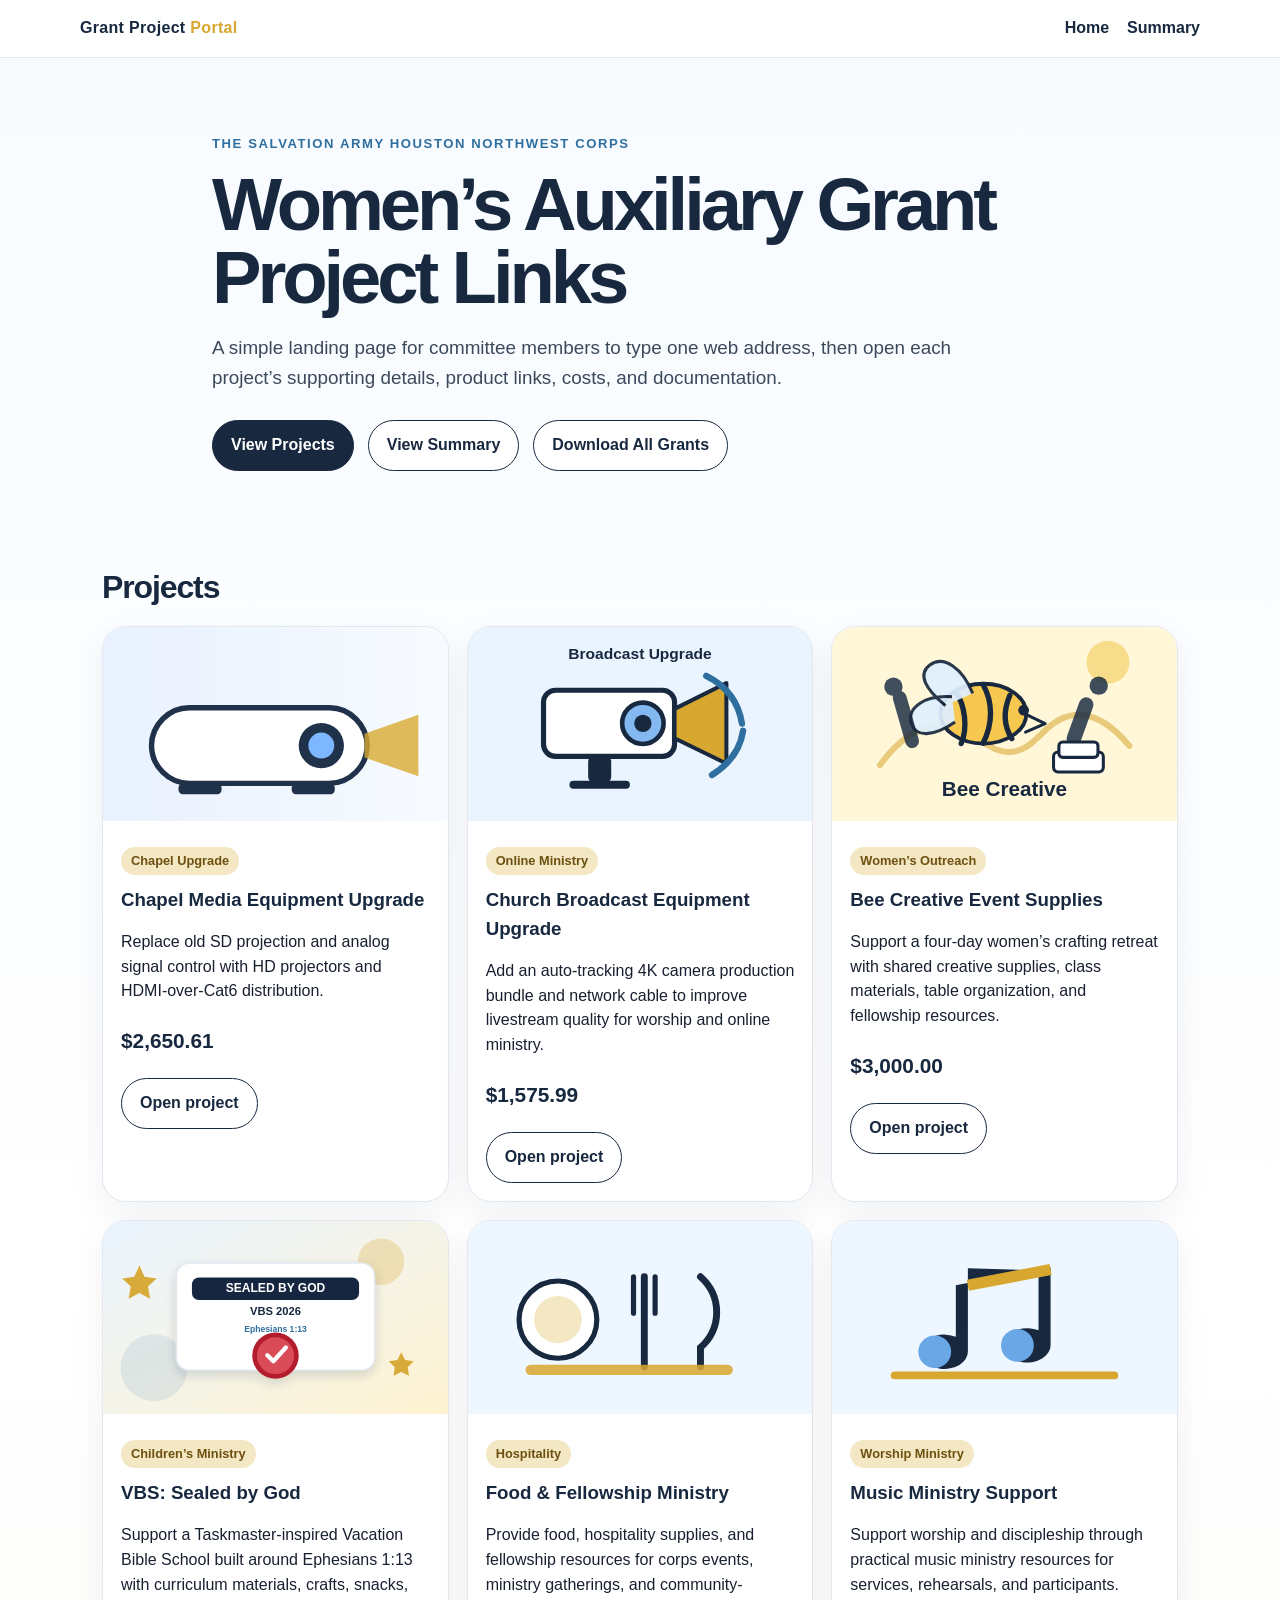
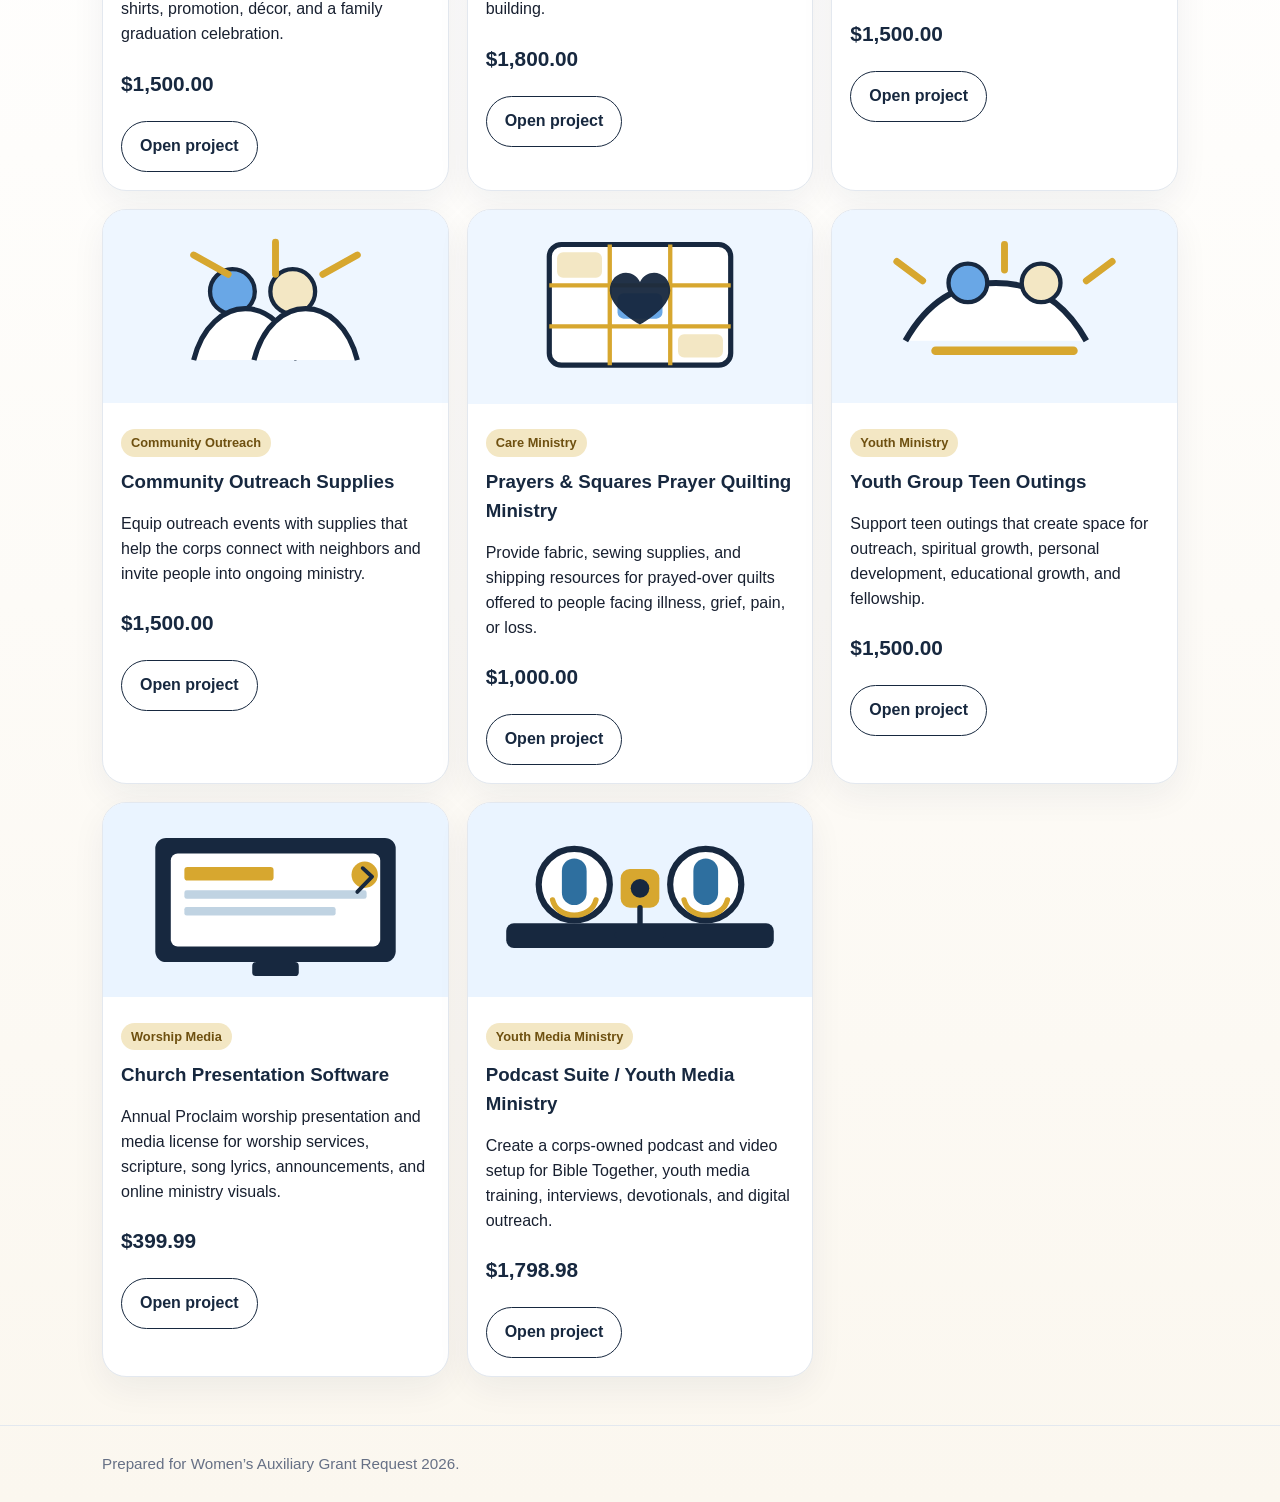
<file: index.html>
<!doctype html>
<html lang="en"><head><meta charset="utf-8"><meta name="viewport" content="width=device-width,initial-scale=1">
<title>Women’s Auxiliary Grant Projects | Houston Northwest Corps</title><link rel="stylesheet" href="styles.css"></head>
<body><header class="site-header"><div class="container nav"><a class="brand" href="index.html">Grant Project <span>Portal</span></a><nav class="nav-links"><a href="index.html">Home</a><a href="summary.html">Summary</a></nav></div></header>
<main><section class="hero"><div class="container hero-simple"><div class="eyebrow">The Salvation Army Houston Northwest Corps</div><h1>Women’s Auxiliary Grant Project Links</h1><p class="lead">A simple landing page for committee members to type one web address, then open each project’s supporting details, product links, costs, and documentation.</p><div class="btn-row"><a class="btn" href="#projects">View Projects</a><a class="btn secondary" href="summary.html">View Summary</a><a class="btn secondary" href="docs/All-Grant-Documents.zip">Download All Grants</a></div></div></section>
<section id="projects" class="section"><div class="container"><h2 class="section-title">Projects</h2><div class="cards"><article class="card"><img class="card-img" src="assets/projector.svg" alt="Projector illustration"><div class="card-body"><span class="tag">Chapel Upgrade</span><h3>Chapel Media Equipment Upgrade</h3><p>Replace old SD projection and analog signal control with HD projectors and HDMI-over-Cat6 distribution.</p><p class="price">$2,650.61</p><a class="btn secondary" href="chapel-media.html">Open project</a></div></article><article class="card"><img class="card-img" src="assets/broadcast-camera.svg" alt="Broadcast camera illustration"><div class="card-body"><span class="tag">Online Ministry</span><h3>Church Broadcast Equipment Upgrade</h3><p>Add an auto-tracking 4K camera production bundle and network cable to improve livestream quality for worship and online ministry.</p><p class="price">$1,575.99</p><a class="btn secondary" href="church-broadcast.html">Open project</a></div></article><article class="card"><img class="card-img" src="assets/bee-creative.svg" alt="Bee Creative craft event illustration"><div class="card-body"><span class="tag">Women’s Outreach</span><h3>Bee Creative Event Supplies</h3><p>Support a four-day women’s crafting retreat with shared creative supplies, class materials, table organization, and fellowship resources.</p><p class="price">$3,000.00</p><a class="btn secondary" href="bee-creative.html">Open project</a></div></article><article class="card"><img class="card-img" src="assets/vbs-sealed.svg" alt="Vacation Bible School sealed by God illustration"><div class="card-body"><span class="tag">Children’s Ministry</span><h3>VBS: Sealed by God</h3><p>Support a Taskmaster-inspired Vacation Bible School built around Ephesians 1:13 with curriculum materials, crafts, snacks, shirts, promotion, décor, and a family graduation celebration.</p><p class="price">$1,500.00</p><a class="btn secondary" href="vbs.html">Open project</a></div></article><article class="card"><img class="card-img" src="assets/food-fellowship.svg" alt="Food and fellowship illustration"><div class="card-body"><span class="tag">Hospitality</span><h3>Food & Fellowship Ministry</h3><p>Provide food, hospitality supplies, and fellowship resources for corps events, ministry gatherings, and community-building.</p><p class="price">$1,800.00</p><a class="btn secondary" href="food-fellowship.html">Open project</a></div></article><article class="card"><img class="card-img" src="assets/music-ministry.svg" alt="Music ministry illustration"><div class="card-body"><span class="tag">Worship Ministry</span><h3>Music Ministry Support</h3><p>Support worship and discipleship through practical music ministry resources for services, rehearsals, and participants.</p><p class="price">$1,500.00</p><a class="btn secondary" href="music-ministry.html">Open project</a></div></article><article class="card"><img class="card-img" src="assets/outreach.svg" alt="Community outreach illustration"><div class="card-body"><span class="tag">Community Outreach</span><h3>Community Outreach Supplies</h3><p>Equip outreach events with supplies that help the corps connect with neighbors and invite people into ongoing ministry.</p><p class="price">$1,500.00</p><a class="btn secondary" href="outreach.html">Open project</a></div></article><article class="card"><img class="card-img" src="assets/prayers-squares.svg" alt="Prayer quilt illustration"><div class="card-body"><span class="tag">Care Ministry</span><h3>Prayers & Squares Prayer Quilting Ministry</h3><p>Provide fabric, sewing supplies, and shipping resources for prayed-over quilts offered to people facing illness, grief, pain, or loss.</p><p class="price">$1,000.00</p><a class="btn secondary" href="prayers-squares.html">Open project</a></div></article><article class="card"><img class="card-img" src="assets/teen-outings.svg" alt="Teen outings illustration"><div class="card-body"><span class="tag">Youth Ministry</span><h3>Youth Group Teen Outings</h3><p>Support teen outings that create space for outreach, spiritual growth, personal development, educational growth, and fellowship.</p><p class="price">$1,500.00</p><a class="btn secondary" href="teen-outings.html">Open project</a></div></article>
<article class="card"><img class="card-img" src="assets/presentation-software.svg" alt="Church presentation software illustration"><div class="card-body"><span class="tag">Worship Media</span><h3>Church Presentation Software</h3><p>Annual Proclaim worship presentation and media license for worship services, scripture, song lyrics, announcements, and online ministry visuals.</p><p class="price">$399.99</p><a class="btn secondary" href="church-presentation-software.html">Open project</a></div></article><article class="card"><img class="card-img" src="assets/podcast-suite.svg" alt="Podcast suite illustration"><div class="card-body"><span class="tag">Youth Media Ministry</span><h3>Podcast Suite / Youth Media Ministry</h3><p>Create a corps-owned podcast and video setup for Bible Together, youth media training, interviews, devotionals, and digital outreach.</p><p class="price">$1,798.98</p><a class="btn secondary" href="podcast-suite.html">Open project</a></div></article>
</div></div></section></main><footer class="footer"><div class="container">Prepared for Women’s Auxiliary Grant Request 2026.</div></footer></body></html>
</file>
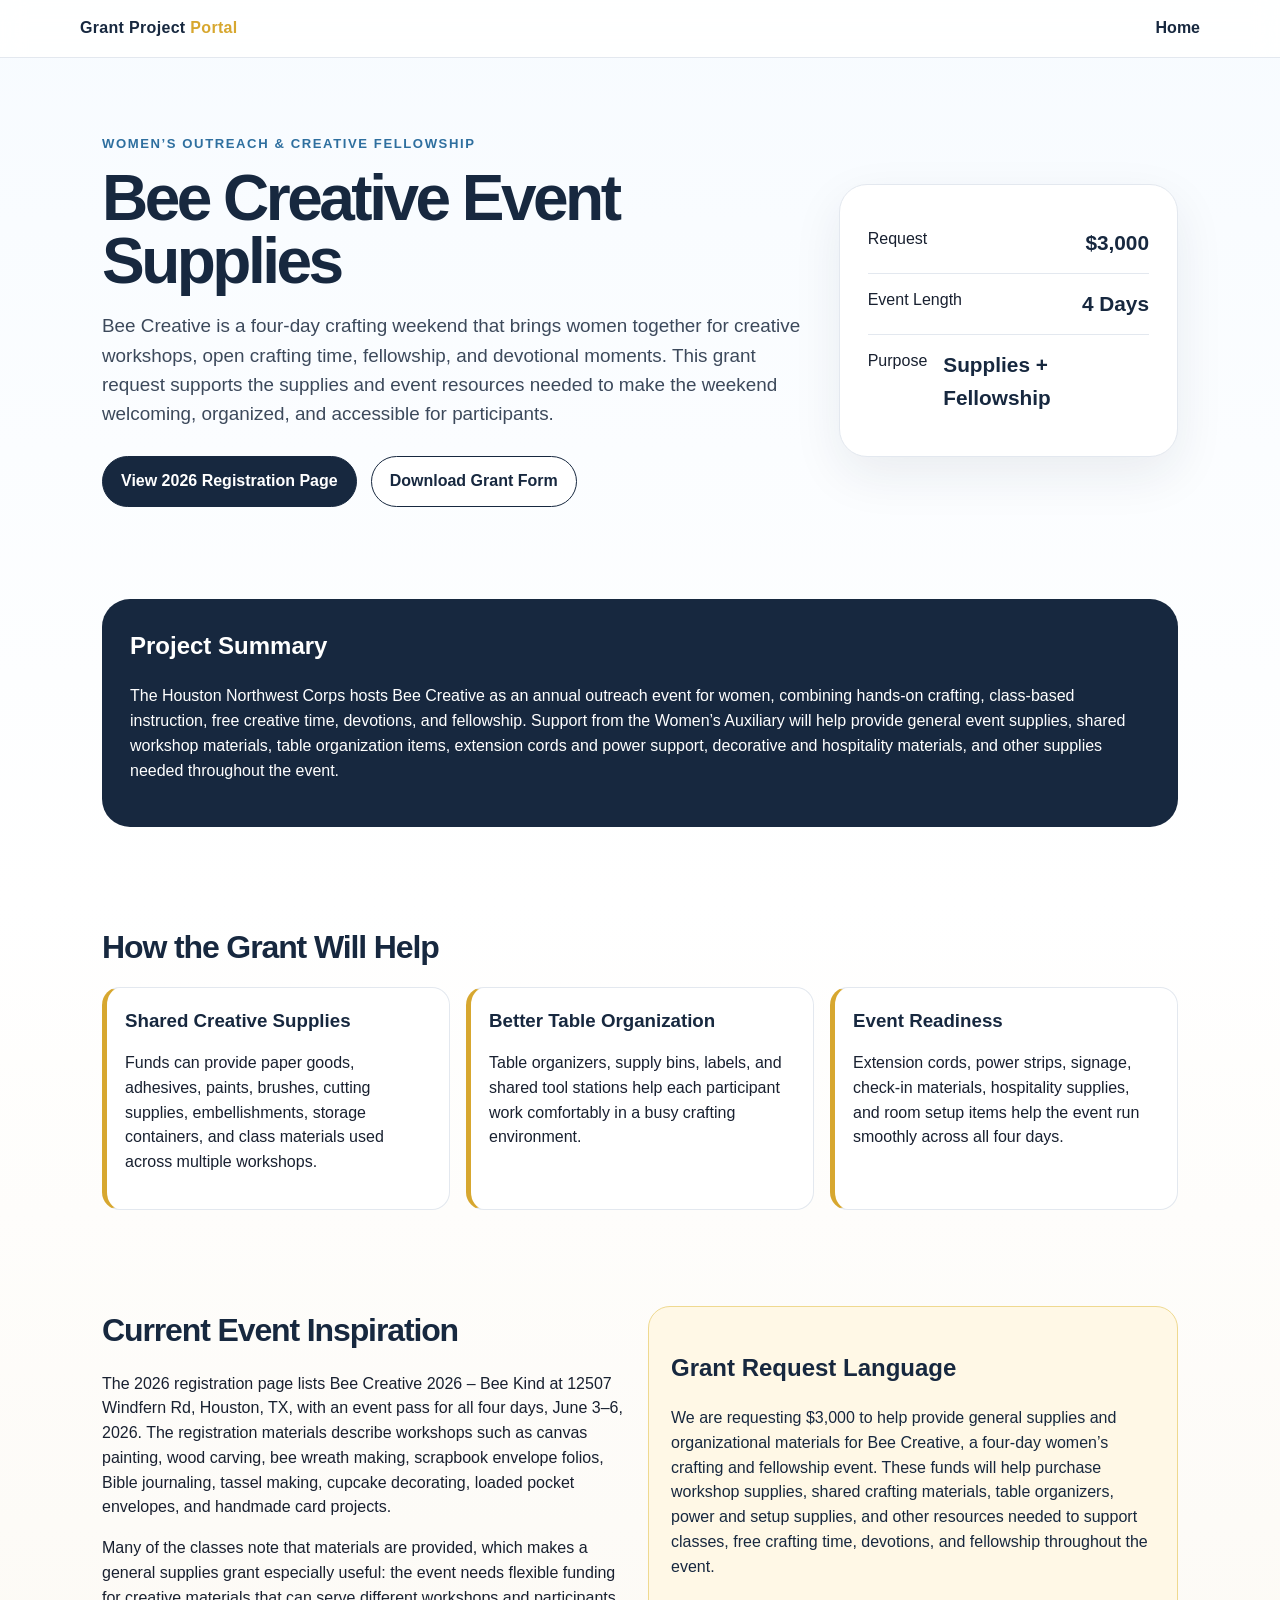
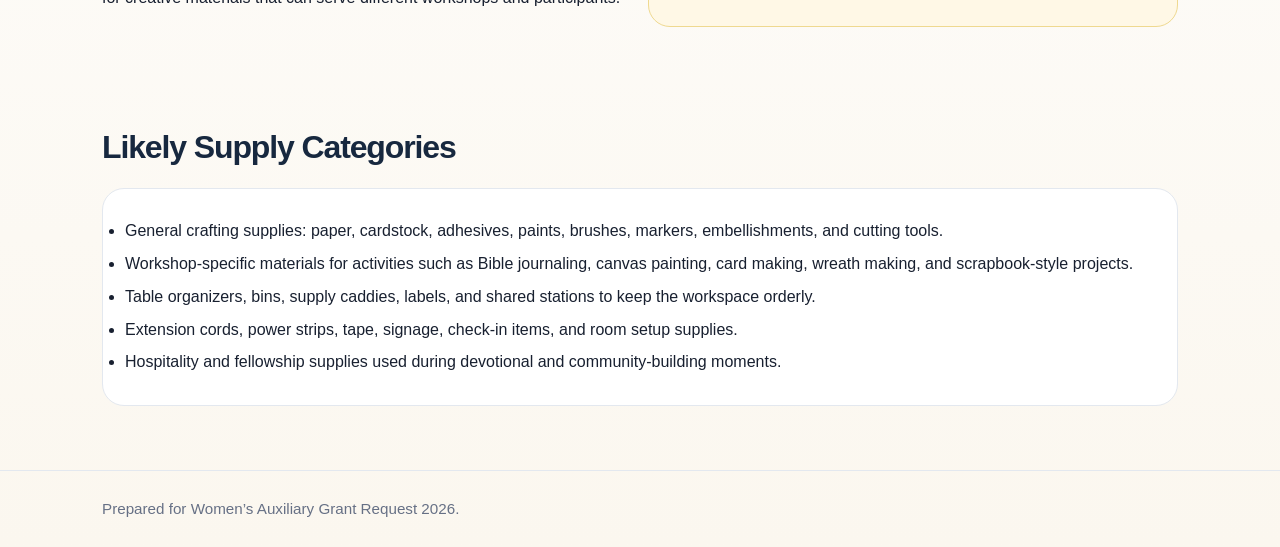
<file: bee-creative.html>
<!doctype html>
<html lang="en"><head><meta charset="utf-8"><meta name="viewport" content="width=device-width,initial-scale=1"><title>Bee Creative Event Supplies | Women’s Auxiliary Grant</title><link rel="stylesheet" href="styles.css"></head>
<body><header class="site-header"><div class="container nav"><a class="brand" href="index.html">Grant Project <span>Portal</span></a><nav class="nav-links"><a href="index.html">Home</a></nav></div></header>
<main><section class="hero"><div class="container hero-grid"><div><div class="eyebrow">Women’s Outreach & Creative Fellowship</div><h1>Bee Creative Event Supplies</h1><p class="lead">Bee Creative is a four-day crafting weekend that brings women together for creative workshops, open crafting time, fellowship, and devotional moments. This grant request supports the supplies and event resources needed to make the weekend welcoming, organized, and accessible for participants.</p><div class="btn-row"><a class="btn" href="https://www.zeffy.com/en-US/ticketing/bee-creative--2026">View 2026 Registration Page</a><a class="btn secondary" href="docs/Bee-Creative-Grant-Form.pdf">Download Grant Form</a></div></div><aside class="panel"><div class="stat"><span>Request</span><b>$3,000</b></div><div class="stat"><span>Event Length</span><b>4 Days</b></div><div class="stat"><span>Purpose</span><b>Supplies + Fellowship</b></div></aside></div></section>
<section class="section"><div class="container"><div class="notice"><h2>Project Summary</h2><p>The Houston Northwest Corps hosts Bee Creative as an annual outreach event for women, combining hands-on crafting, class-based instruction, free creative time, devotions, and fellowship. Support from the Women’s Auxiliary will help provide general event supplies, shared workshop materials, table organization items, extension cords and power support, decorative and hospitality materials, and other supplies needed throughout the event.</p></div></div></section>
<section class="section"><div class="container"><h2 class="section-title">How the Grant Will Help</h2><div class="callout-grid"><div class="callout"><h3>Shared Creative Supplies</h3><p>Funds can provide paper goods, adhesives, paints, brushes, cutting supplies, embellishments, storage containers, and class materials used across multiple workshops.</p></div><div class="callout"><h3>Better Table Organization</h3><p>Table organizers, supply bins, labels, and shared tool stations help each participant work comfortably in a busy crafting environment.</p></div><div class="callout"><h3>Event Readiness</h3><p>Extension cords, power strips, signage, check-in materials, hospitality supplies, and room setup items help the event run smoothly across all four days.</p></div></div></div></section>
<section class="section"><div class="container mini-grid"><div><h2 class="section-title">Current Event Inspiration</h2><p>The 2026 registration page lists Bee Creative 2026 – Bee Kind at 12507 Windfern Rd, Houston, TX, with an event pass for all four days, June 3–6, 2026. The registration materials describe workshops such as canvas painting, wood carving, bee wreath making, scrapbook envelope folios, Bible journaling, tassel making, cupcake decorating, loaded pocket envelopes, and handmade card projects.</p><p>Many of the classes note that materials are provided, which makes a general supplies grant especially useful: the event needs flexible funding for creative materials that can serve different workshops and participants.</p></div><div class="quote-card"><h2>Grant Request Language</h2><p>We are requesting $3,000 to help provide general supplies and organizational materials for Bee Creative, a four-day women’s crafting and fellowship event. These funds will help purchase workshop supplies, shared crafting materials, table organizers, power and setup supplies, and other resources needed to support classes, free crafting time, devotions, and fellowship throughout the event.</p></div></div></section>
<section class="section"><div class="container"><h2 class="section-title">Likely Supply Categories</h2><ul class="soft-list"><li>General crafting supplies: paper, cardstock, adhesives, paints, brushes, markers, embellishments, and cutting tools.</li><li>Workshop-specific materials for activities such as Bible journaling, canvas painting, card making, wreath making, and scrapbook-style projects.</li><li>Table organizers, bins, supply caddies, labels, and shared stations to keep the workspace orderly.</li><li>Extension cords, power strips, tape, signage, check-in items, and room setup supplies.</li><li>Hospitality and fellowship supplies used during devotional and community-building moments.</li></ul></div></section>
</main><footer class="footer"><div class="container">Prepared for Women’s Auxiliary Grant Request 2026.</div></footer></body></html>
</file>
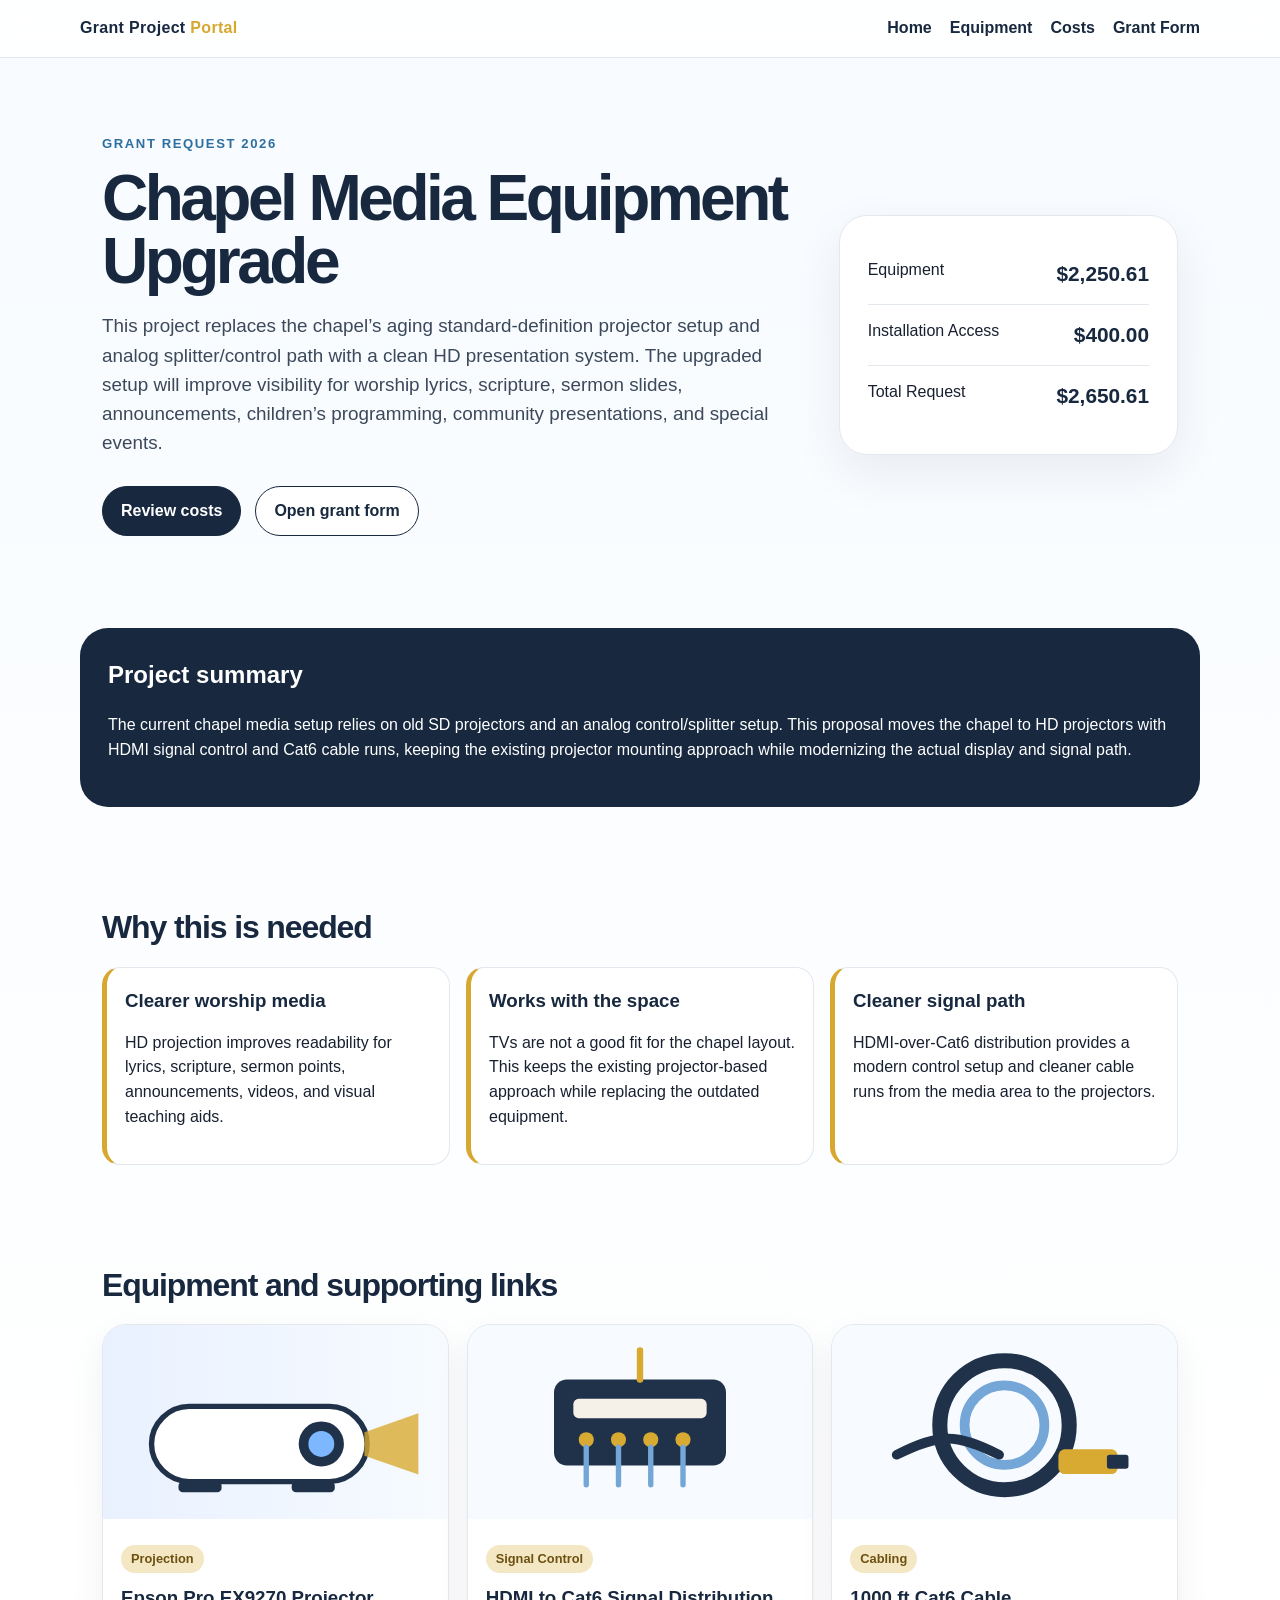
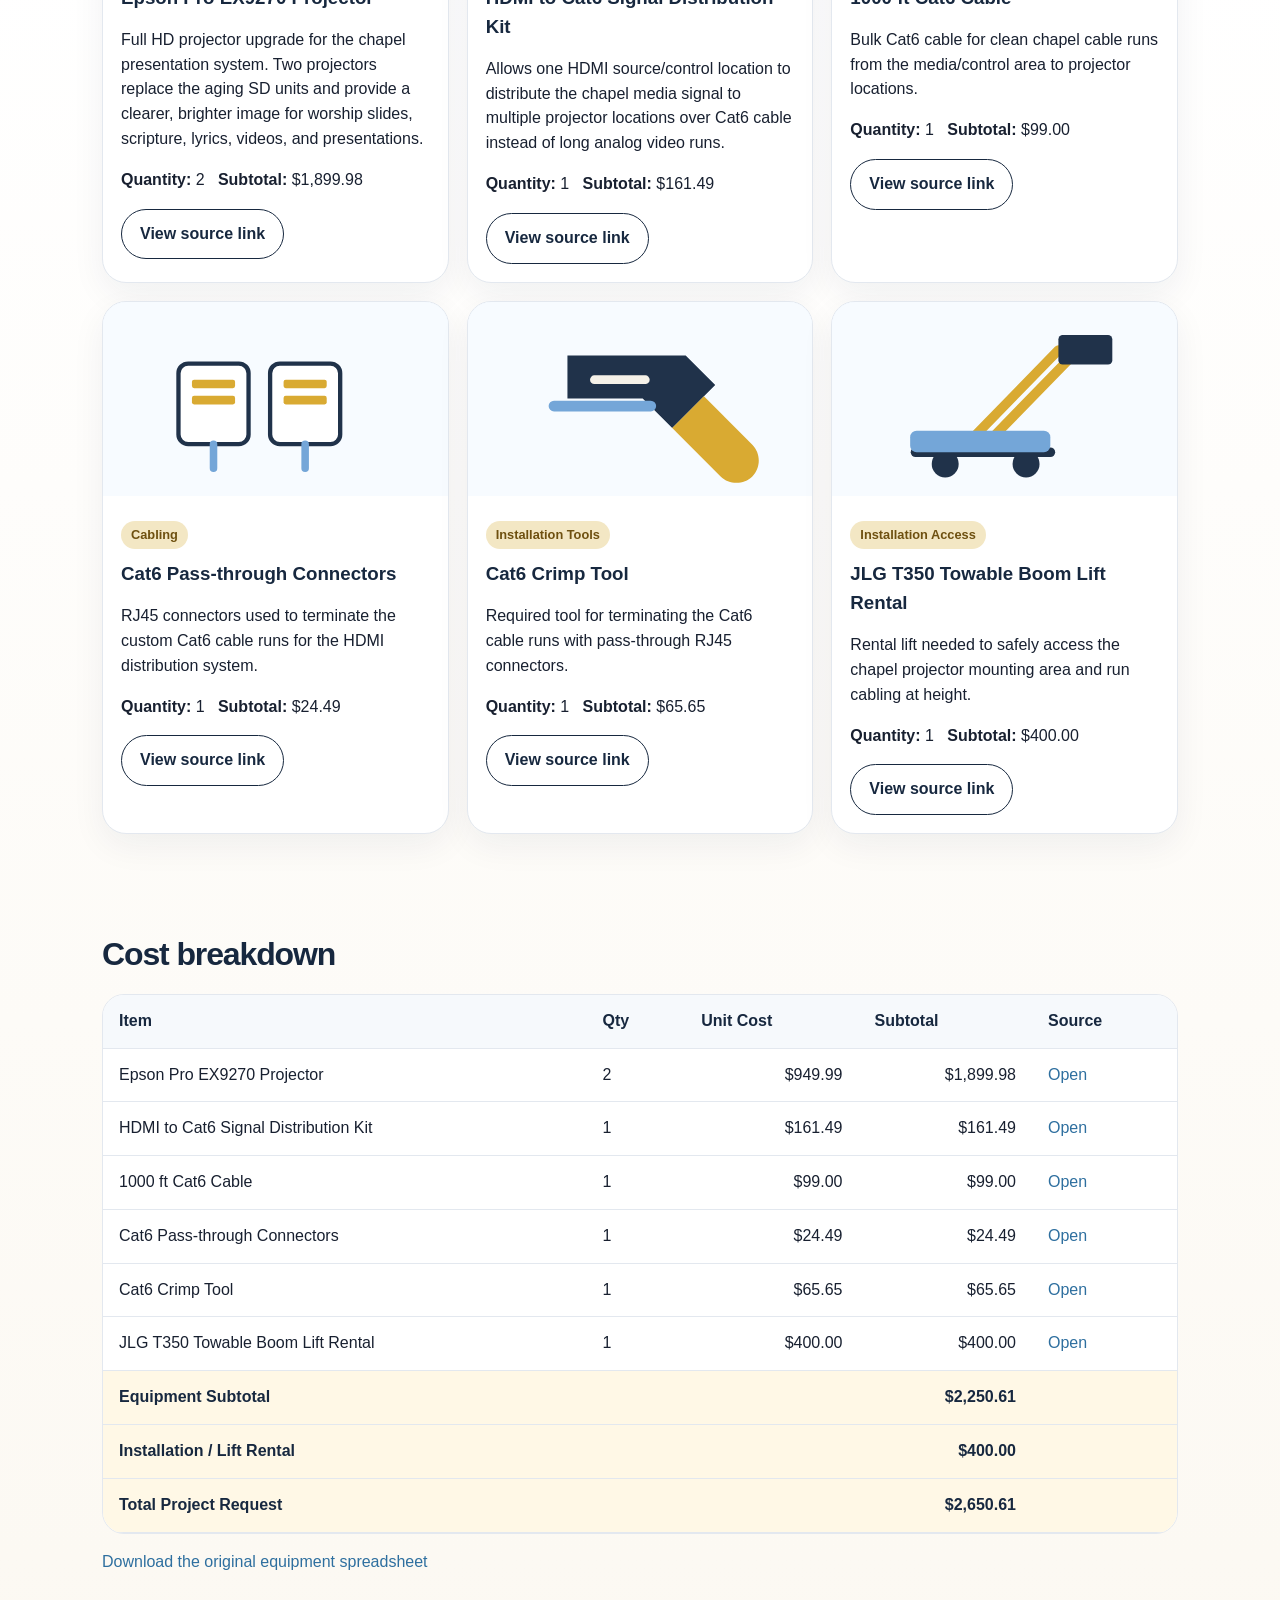
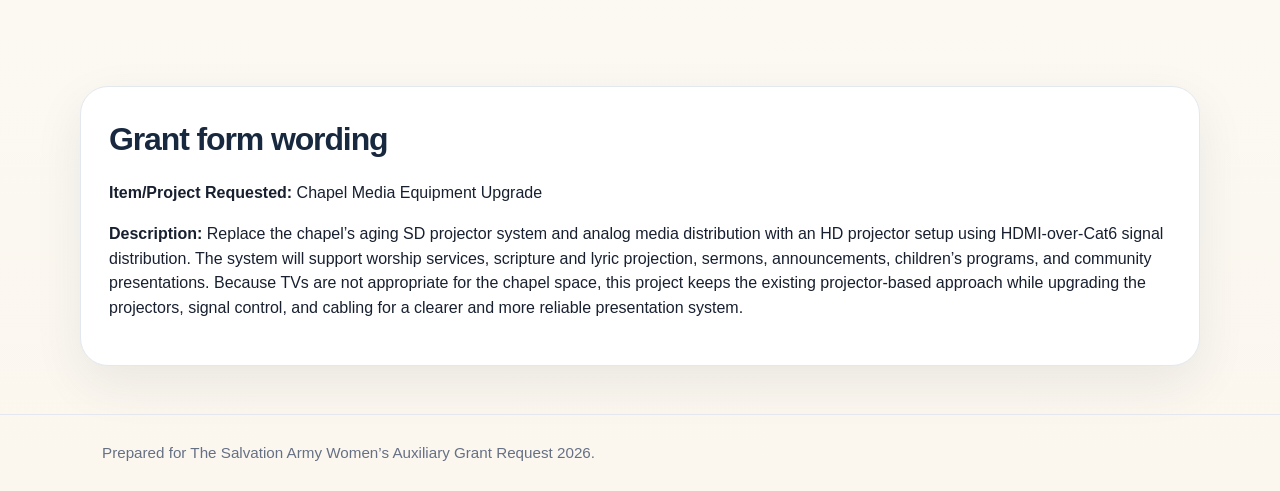
<file: chapel-media.html>
<!doctype html>
<html lang="en"><head><meta charset="utf-8"><meta name="viewport" content="width=device-width,initial-scale=1">
<title>Chapel Media Equipment Upgrade</title><link rel="stylesheet" href="styles.css"></head>
<body><header class="site-header"><div class="container nav"><a class="brand" href="index.html">Grant Project <span>Portal</span></a><nav class="nav-links"><a href="index.html">Home</a><a href="#equipment">Equipment</a><a href="#costs">Costs</a><a href="docs/Chapel-Media-Setup-Grant-Form.pdf">Grant Form</a></nav></div></header>
<main><section class="hero"><div class="container hero-grid"><div><div class="eyebrow">Grant Request 2026</div><h1>Chapel Media Equipment Upgrade</h1><p class="lead">This project replaces the chapel’s aging standard-definition projector setup and analog splitter/control path with a clean HD presentation system. The upgraded setup will improve visibility for worship lyrics, scripture, sermon slides, announcements, children’s programming, community presentations, and special events.</p><div class="btn-row"><a class="btn" href="#costs">Review costs</a><a class="btn secondary" href="docs/Chapel-Media-Setup-Grant-Form.pdf">Open grant form</a></div></div><aside class="panel"><div class="stat"><span>Equipment</span><b>$2,250.61</b></div><div class="stat"><span>Installation Access</span><b>$400.00</b></div><div class="stat"><span>Total Request</span><b>$2,650.61</b></div></aside></div></section>
<section class="section"><div class="container notice"><h2>Project summary</h2><p>The current chapel media setup relies on old SD projectors and an analog control/splitter setup. This proposal moves the chapel to HD projectors with HDMI signal control and Cat6 cable runs, keeping the existing projector mounting approach while modernizing the actual display and signal path.</p></div></section>
<section class="section"><div class="container"><h2 class="section-title">Why this is needed</h2><div class="callout-grid"><div class="callout"><h3>Clearer worship media</h3><p>HD projection improves readability for lyrics, scripture, sermon points, announcements, videos, and visual teaching aids.</p></div><div class="callout"><h3>Works with the space</h3><p>TVs are not a good fit for the chapel layout. This keeps the existing projector-based approach while replacing the outdated equipment.</p></div><div class="callout"><h3>Cleaner signal path</h3><p>HDMI-over-Cat6 distribution provides a modern control setup and cleaner cable runs from the media area to the projectors.</p></div></div></div></section>
<section id="equipment" class="section"><div class="container"><h2 class="section-title">Equipment and supporting links</h2><div class="cards"><article class="card"><img class="card-img" src="assets/projector.svg" alt="Epson Pro EX9270 Projector illustration"><div class="card-body"><span class="tag">Projection</span><h3>Epson Pro EX9270 Projector</h3><p>Full HD projector upgrade for the chapel presentation system. Two projectors replace the aging SD units and provide a clearer, brighter image for worship slides, scripture, lyrics, videos, and presentations.</p><p><strong>Quantity:</strong> 2 &nbsp; <strong>Subtotal:</strong> $1,899.98</p><a class="btn secondary" href="https://www.amazon.com/Epson-Wireless-Projector-Brightness-Miracast/dp/B0FHTFTDCH/" target="_blank" rel="noopener">View source link</a></div></article><article class="card"><img class="card-img" src="assets/distribution.svg" alt="HDMI to Cat6 Signal Distribution Kit illustration"><div class="card-body"><span class="tag">Signal Control</span><h3>HDMI to Cat6 Signal Distribution Kit</h3><p>Allows one HDMI source/control location to distribute the chapel media signal to multiple projector locations over Cat6 cable instead of long analog video runs.</p><p><strong>Quantity:</strong> 1 &nbsp; <strong>Subtotal:</strong> $161.49</p><a class="btn secondary" href="https://www.amazon.com/OREI-extender-splitter-ethernet-HD14-EX165-K/dp/B07NQPHG1R/" target="_blank" rel="noopener">View source link</a></div></article><article class="card"><img class="card-img" src="assets/cable.svg" alt="1000 ft Cat6 Cable illustration"><div class="card-body"><span class="tag">Cabling</span><h3>1000 ft Cat6 Cable</h3><p>Bulk Cat6 cable for clean chapel cable runs from the media/control area to projector locations.</p><p><strong>Quantity:</strong> 1 &nbsp; <strong>Subtotal:</strong> $99.00</p><a class="btn secondary" href="https://www.amazon.com/CMPLE-Network-23AWG-Ethernet-Support/dp/B00ANRV78Y/" target="_blank" rel="noopener">View source link</a></div></article><article class="card"><img class="card-img" src="assets/connectors.svg" alt="Cat6 Pass-through Connectors illustration"><div class="card-body"><span class="tag">Cabling</span><h3>Cat6 Pass-through Connectors</h3><p>RJ45 connectors used to terminate the custom Cat6 cable runs for the HDMI distribution system.</p><p><strong>Quantity:</strong> 1 &nbsp; <strong>Subtotal:</strong> $24.49</p><a class="btn secondary" href="https://www.amazon.com/Through-Connectors-Unshielded-Modular-trueCABLE/dp/B07Y3NDMXY/" target="_blank" rel="noopener">View source link</a></div></article><article class="card"><img class="card-img" src="assets/tool.svg" alt="Cat6 Crimp Tool illustration"><div class="card-body"><span class="tag">Installation Tools</span><h3>Cat6 Crimp Tool</h3><p>Required tool for terminating the Cat6 cable runs with pass-through RJ45 connectors.</p><p><strong>Quantity:</strong> 1 &nbsp; <strong>Subtotal:</strong> $65.65</p><a class="btn secondary" href="https://www.amazon.com/trueCABLE-Pass-Through-RJ45-Crimp/dp/B0D4FGLB4Y/" target="_blank" rel="noopener">View source link</a></div></article><article class="card"><img class="card-img" src="assets/lift.svg" alt="JLG T350 Towable Boom Lift Rental illustration"><div class="card-body"><span class="tag">Installation Access</span><h3>JLG T350 Towable Boom Lift Rental</h3><p>Rental lift needed to safely access the chapel projector mounting area and run cabling at height.</p><p><strong>Quantity:</strong> 1 &nbsp; <strong>Subtotal:</strong> $400.00</p><a class="btn secondary" href="https://www.homedepot.com/p/rental/JLG-35-Towable-Boom-Lift-Rental-T350/316821960" target="_blank" rel="noopener">View source link</a></div></article></div></div></section>
<section id="costs" class="section"><div class="container"><h2 class="section-title">Cost breakdown</h2><div class="table-wrap"><table><thead><tr><th>Item</th><th>Qty</th><th>Unit Cost</th><th>Subtotal</th><th>Source</th></tr></thead><tbody><tr><td>Epson Pro EX9270 Projector</td><td>2</td><td class="num">$949.99</td><td class="num">$1,899.98</td><td><a href="https://www.amazon.com/Epson-Wireless-Projector-Brightness-Miracast/dp/B0FHTFTDCH/" target="_blank" rel="noopener">Open</a></td></tr><tr><td>HDMI to Cat6 Signal Distribution Kit</td><td>1</td><td class="num">$161.49</td><td class="num">$161.49</td><td><a href="https://www.amazon.com/OREI-extender-splitter-ethernet-HD14-EX165-K/dp/B07NQPHG1R/" target="_blank" rel="noopener">Open</a></td></tr><tr><td>1000 ft Cat6 Cable</td><td>1</td><td class="num">$99.00</td><td class="num">$99.00</td><td><a href="https://www.amazon.com/CMPLE-Network-23AWG-Ethernet-Support/dp/B00ANRV78Y/" target="_blank" rel="noopener">Open</a></td></tr><tr><td>Cat6 Pass-through Connectors</td><td>1</td><td class="num">$24.49</td><td class="num">$24.49</td><td><a href="https://www.amazon.com/Through-Connectors-Unshielded-Modular-trueCABLE/dp/B07Y3NDMXY/" target="_blank" rel="noopener">Open</a></td></tr><tr><td>Cat6 Crimp Tool</td><td>1</td><td class="num">$65.65</td><td class="num">$65.65</td><td><a href="https://www.amazon.com/trueCABLE-Pass-Through-RJ45-Crimp/dp/B0D4FGLB4Y/" target="_blank" rel="noopener">Open</a></td></tr><tr><td>JLG T350 Towable Boom Lift Rental</td><td>1</td><td class="num">$400.00</td><td class="num">$400.00</td><td><a href="https://www.homedepot.com/p/rental/JLG-35-Towable-Boom-Lift-Rental-T350/316821960" target="_blank" rel="noopener">Open</a></td></tr><tr class="total-row"><td colspan="3">Equipment Subtotal</td><td class="num">$2,250.61</td><td></td></tr><tr class="total-row"><td colspan="3">Installation / Lift Rental</td><td class="num">$400.00</td><td></td></tr><tr class="total-row"><td colspan="3">Total Project Request</td><td class="num">$2,650.61</td><td></td></tr></tbody></table></div><p><a href="docs/Chapel-Media-Equipment.xlsx">Download the original equipment spreadsheet</a></p></div></section>
<section class="section"><div class="container panel"><h2 class="section-title">Grant form wording</h2><p><strong>Item/Project Requested:</strong> Chapel Media Equipment Upgrade</p><p><strong>Description:</strong> Replace the chapel’s aging SD projector system and analog media distribution with an HD projector setup using HDMI-over-Cat6 signal distribution. The system will support worship services, scripture and lyric projection, sermons, announcements, children’s programs, and community presentations. Because TVs are not appropriate for the chapel space, this project keeps the existing projector-based approach while upgrading the projectors, signal control, and cabling for a clearer and more reliable presentation system.</p></div></section>
</main><footer class="footer"><div class="container">Prepared for The Salvation Army Women’s Auxiliary Grant Request 2026.</div></footer></body></html>
</file>
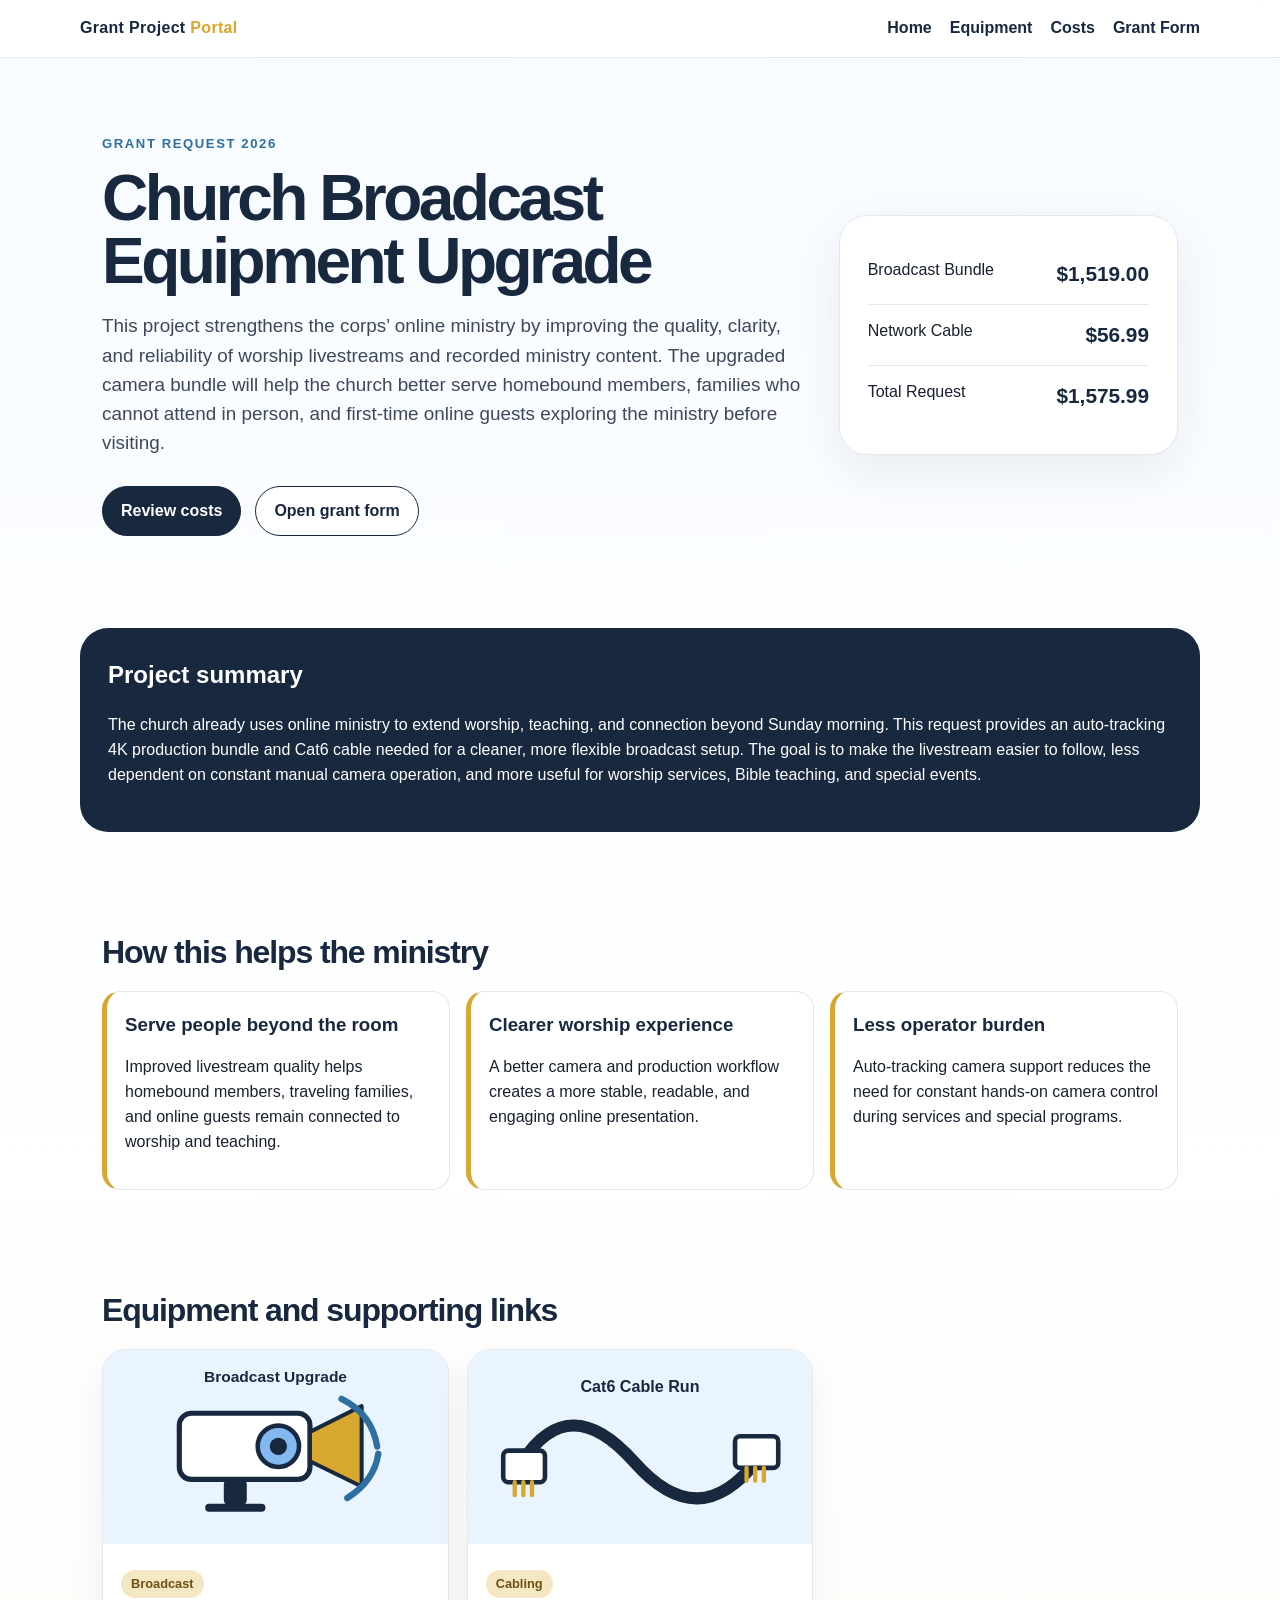
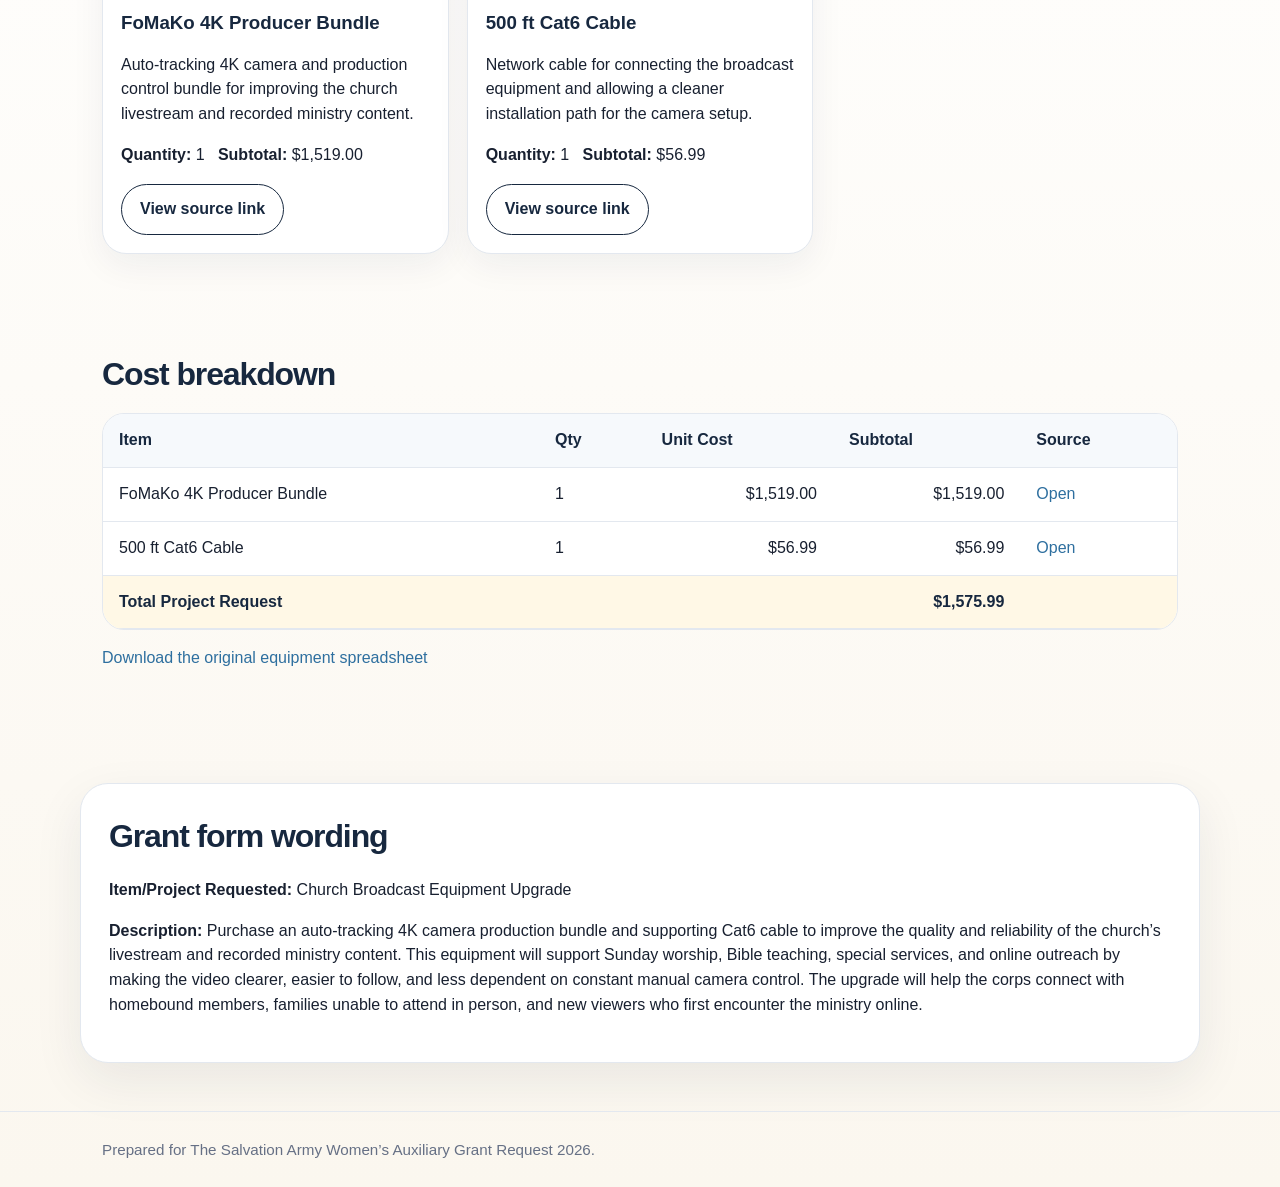
<file: church-broadcast.html>
<!doctype html>
<html lang="en"><head><meta charset="utf-8"><meta name="viewport" content="width=device-width,initial-scale=1">
<title>Church Broadcast Equipment Upgrade</title><link rel="stylesheet" href="styles.css"></head>
<body><header class="site-header"><div class="container nav"><a class="brand" href="index.html">Grant Project <span>Portal</span></a><nav class="nav-links"><a href="index.html">Home</a><a href="#equipment">Equipment</a><a href="#costs">Costs</a><a href="docs/Church-Broadcast-Equipment-Grant-Form.pdf">Grant Form</a></nav></div></header>
<main><section class="hero"><div class="container hero-grid"><div><div class="eyebrow">Grant Request 2026</div><h1>Church Broadcast Equipment Upgrade</h1><p class="lead">This project strengthens the corps’ online ministry by improving the quality, clarity, and reliability of worship livestreams and recorded ministry content. The upgraded camera bundle will help the church better serve homebound members, families who cannot attend in person, and first-time online guests exploring the ministry before visiting.</p><div class="btn-row"><a class="btn" href="#costs">Review costs</a><a class="btn secondary" href="docs/Church-Broadcast-Equipment-Grant-Form.pdf">Open grant form</a></div></div><aside class="panel"><div class="stat"><span>Broadcast Bundle</span><b>$1,519.00</b></div><div class="stat"><span>Network Cable</span><b>$56.99</b></div><div class="stat"><span>Total Request</span><b>$1,575.99</b></div></aside></div></section>
<section class="section"><div class="container notice"><h2>Project summary</h2><p>The church already uses online ministry to extend worship, teaching, and connection beyond Sunday morning. This request provides an auto-tracking 4K production bundle and Cat6 cable needed for a cleaner, more flexible broadcast setup. The goal is to make the livestream easier to follow, less dependent on constant manual camera operation, and more useful for worship services, Bible teaching, and special events.</p></div></section>
<section class="section"><div class="container"><h2 class="section-title">How this helps the ministry</h2><div class="callout-grid"><div class="callout"><h3>Serve people beyond the room</h3><p>Improved livestream quality helps homebound members, traveling families, and online guests remain connected to worship and teaching.</p></div><div class="callout"><h3>Clearer worship experience</h3><p>A better camera and production workflow creates a more stable, readable, and engaging online presentation.</p></div><div class="callout"><h3>Less operator burden</h3><p>Auto-tracking camera support reduces the need for constant hands-on camera control during services and special programs.</p></div></div></div></section>
<section id="equipment" class="section"><div class="container"><h2 class="section-title">Equipment and supporting links</h2><div class="cards"><article class="card"><img class="card-img" src="assets/broadcast-camera.svg" alt="FoMaKo 4K Producer Bundle illustration"><div class="card-body"><span class="tag">Broadcast</span><h3>FoMaKo 4K Producer Bundle</h3><p>Auto-tracking 4K camera and production control bundle for improving the church livestream and recorded ministry content.</p><p><strong>Quantity:</strong> 1 &nbsp; <strong>Subtotal:</strong> $1,519.00</p><a class="btn secondary" href="https://www.amazon.com/FoMaKo-Auto-Tracking-Controller-Education-Conference/dp/B0DQTYNF87/" target="_blank" rel="noopener">View source link</a></div></article><article class="card"><img class="card-img" src="assets/network-cable.svg" alt="500 ft Cat6 cable illustration"><div class="card-body"><span class="tag">Cabling</span><h3>500 ft Cat6 Cable</h3><p>Network cable for connecting the broadcast equipment and allowing a cleaner installation path for the camera setup.</p><p><strong>Quantity:</strong> 1 &nbsp; <strong>Subtotal:</strong> $56.99</p><a class="btn secondary" href="https://www.amazon.com/VIVO-Ethernet-Cable-500ft-CABLE-V006/dp/B00AWPYG4O/" target="_blank" rel="noopener">View source link</a></div></article></div></div></section>
<section id="costs" class="section"><div class="container"><h2 class="section-title">Cost breakdown</h2><div class="table-wrap"><table><thead><tr><th>Item</th><th>Qty</th><th>Unit Cost</th><th>Subtotal</th><th>Source</th></tr></thead><tbody><tr><td>FoMaKo 4K Producer Bundle</td><td>1</td><td class="num">$1,519.00</td><td class="num">$1,519.00</td><td><a href="https://www.amazon.com/FoMaKo-Auto-Tracking-Controller-Education-Conference/dp/B0DQTYNF87/" target="_blank" rel="noopener">Open</a></td></tr><tr><td>500 ft Cat6 Cable</td><td>1</td><td class="num">$56.99</td><td class="num">$56.99</td><td><a href="https://www.amazon.com/VIVO-Ethernet-Cable-500ft-CABLE-V006/dp/B00AWPYG4O/" target="_blank" rel="noopener">Open</a></td></tr><tr class="total-row"><td colspan="3">Total Project Request</td><td class="num">$1,575.99</td><td></td></tr></tbody></table></div><p><a href="docs/Church-Broadcast-Equipment.xlsx">Download the original equipment spreadsheet</a></p></div></section>
<section class="section"><div class="container panel"><h2 class="section-title">Grant form wording</h2><p><strong>Item/Project Requested:</strong> Church Broadcast Equipment Upgrade</p><p><strong>Description:</strong> Purchase an auto-tracking 4K camera production bundle and supporting Cat6 cable to improve the quality and reliability of the church’s livestream and recorded ministry content. This equipment will support Sunday worship, Bible teaching, special services, and online outreach by making the video clearer, easier to follow, and less dependent on constant manual camera control. The upgrade will help the corps connect with homebound members, families unable to attend in person, and new viewers who first encounter the ministry online.</p></div></section>
</main><footer class="footer"><div class="container">Prepared for The Salvation Army Women’s Auxiliary Grant Request 2026.</div></footer></body></html>
</file>
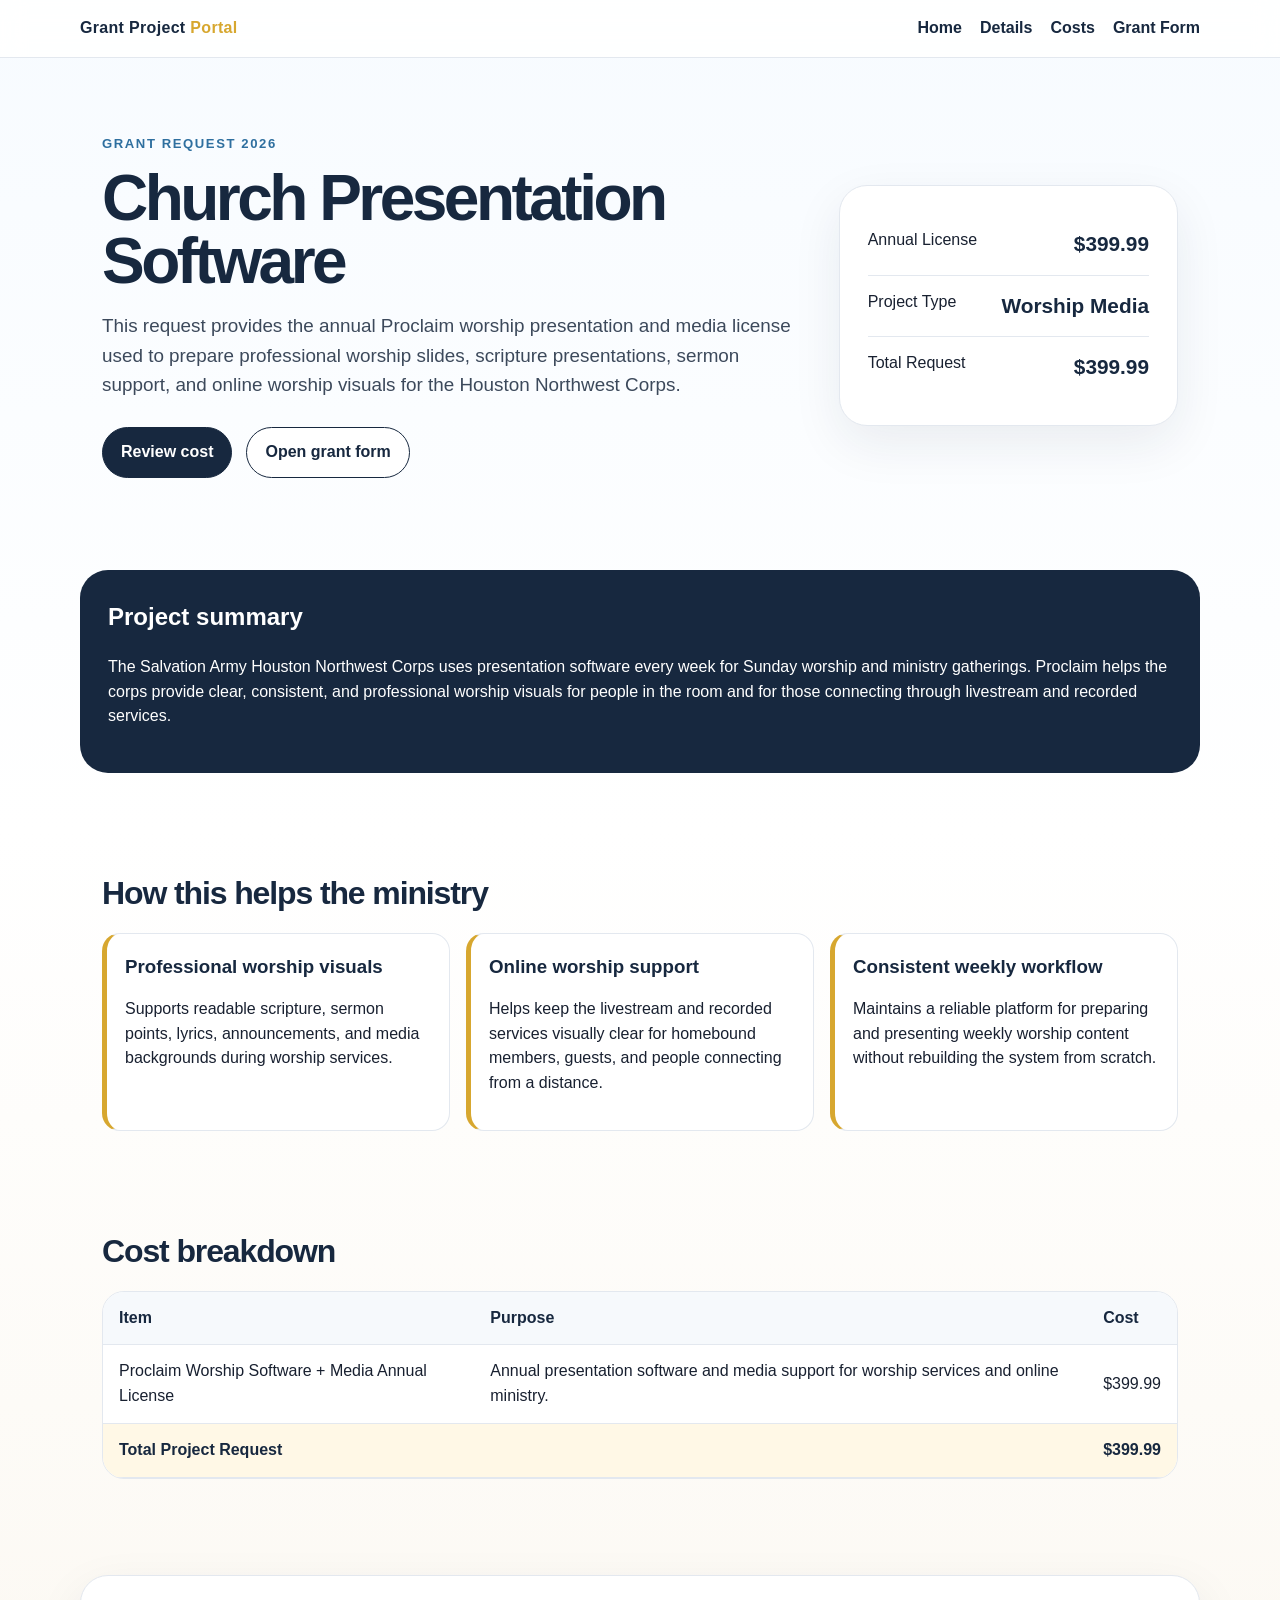
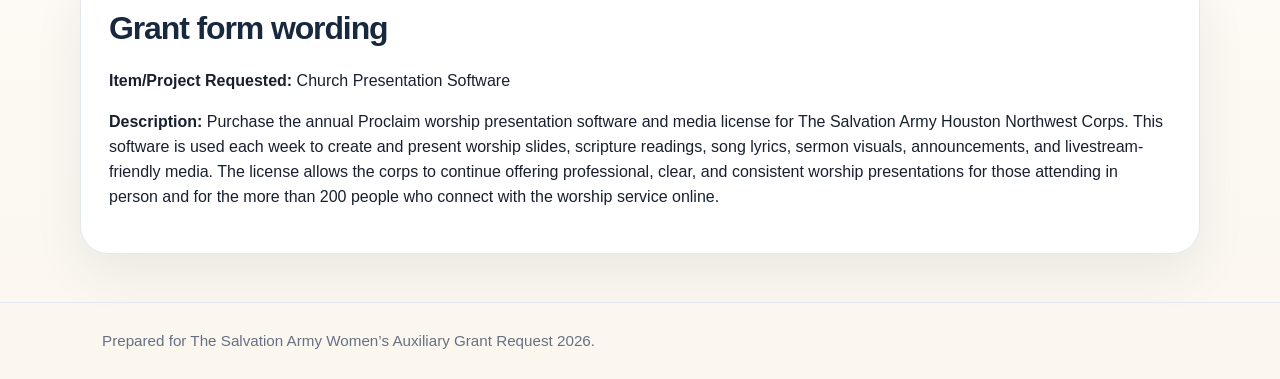
<file: church-presentation-software.html>
<!doctype html>
<html lang="en"><head><meta charset="utf-8"><meta name="viewport" content="width=device-width,initial-scale=1">
<title>Church Presentation Software</title><link rel="stylesheet" href="styles.css"></head>
<body><header class="site-header"><div class="container nav"><a class="brand" href="index.html">Grant Project <span>Portal</span></a><nav class="nav-links"><a href="index.html">Home</a><a href="#details">Details</a><a href="#costs">Costs</a><a href="docs/Church-Presentation-Software-Grant-Form.pdf">Grant Form</a></nav></div></header>
<main><section class="hero"><div class="container hero-grid"><div><div class="eyebrow">Grant Request 2026</div><h1>Church Presentation Software</h1><p class="lead">This request provides the annual Proclaim worship presentation and media license used to prepare professional worship slides, scripture presentations, sermon support, and online worship visuals for the Houston Northwest Corps.</p><div class="btn-row"><a class="btn" href="#costs">Review cost</a><a class="btn secondary" href="docs/Church-Presentation-Software-Grant-Form.pdf">Open grant form</a></div></div><aside class="panel"><div class="stat"><span>Annual License</span><b>$399.99</b></div><div class="stat"><span>Project Type</span><b>Worship Media</b></div><div class="stat"><span>Total Request</span><b>$399.99</b></div></aside></div></section>
<section class="section"><div class="container notice"><h2>Project summary</h2><p>The Salvation Army Houston Northwest Corps uses presentation software every week for Sunday worship and ministry gatherings. Proclaim helps the corps provide clear, consistent, and professional worship visuals for people in the room and for those connecting through livestream and recorded services.</p></div></section>
<section id="details" class="section"><div class="container"><h2 class="section-title">How this helps the ministry</h2><div class="callout-grid"><div class="callout"><h3>Professional worship visuals</h3><p>Supports readable scripture, sermon points, lyrics, announcements, and media backgrounds during worship services.</p></div><div class="callout"><h3>Online worship support</h3><p>Helps keep the livestream and recorded services visually clear for homebound members, guests, and people connecting from a distance.</p></div><div class="callout"><h3>Consistent weekly workflow</h3><p>Maintains a reliable platform for preparing and presenting weekly worship content without rebuilding the system from scratch.</p></div></div></div></section>
<section id="costs" class="section"><div class="container"><h2 class="section-title">Cost breakdown</h2><div class="table-wrap"><table><thead><tr><th>Item</th><th>Purpose</th><th class="num">Cost</th></tr></thead><tbody><tr><td>Proclaim Worship Software + Media Annual License</td><td>Annual presentation software and media support for worship services and online ministry.</td><td class="num">$399.99</td></tr><tr class="total-row"><td colspan="2">Total Project Request</td><td class="num">$399.99</td></tr></tbody></table></div></div></section>
<section class="section"><div class="container panel"><h2 class="section-title">Grant form wording</h2><p><strong>Item/Project Requested:</strong> Church Presentation Software</p><p><strong>Description:</strong> Purchase the annual Proclaim worship presentation software and media license for The Salvation Army Houston Northwest Corps. This software is used each week to create and present worship slides, scripture readings, song lyrics, sermon visuals, announcements, and livestream-friendly media. The license allows the corps to continue offering professional, clear, and consistent worship presentations for those attending in person and for the more than 200 people who connect with the worship service online.</p></div></section></main><footer class="footer"><div class="container">Prepared for The Salvation Army Women’s Auxiliary Grant Request 2026.</div></footer></body></html>
</file>
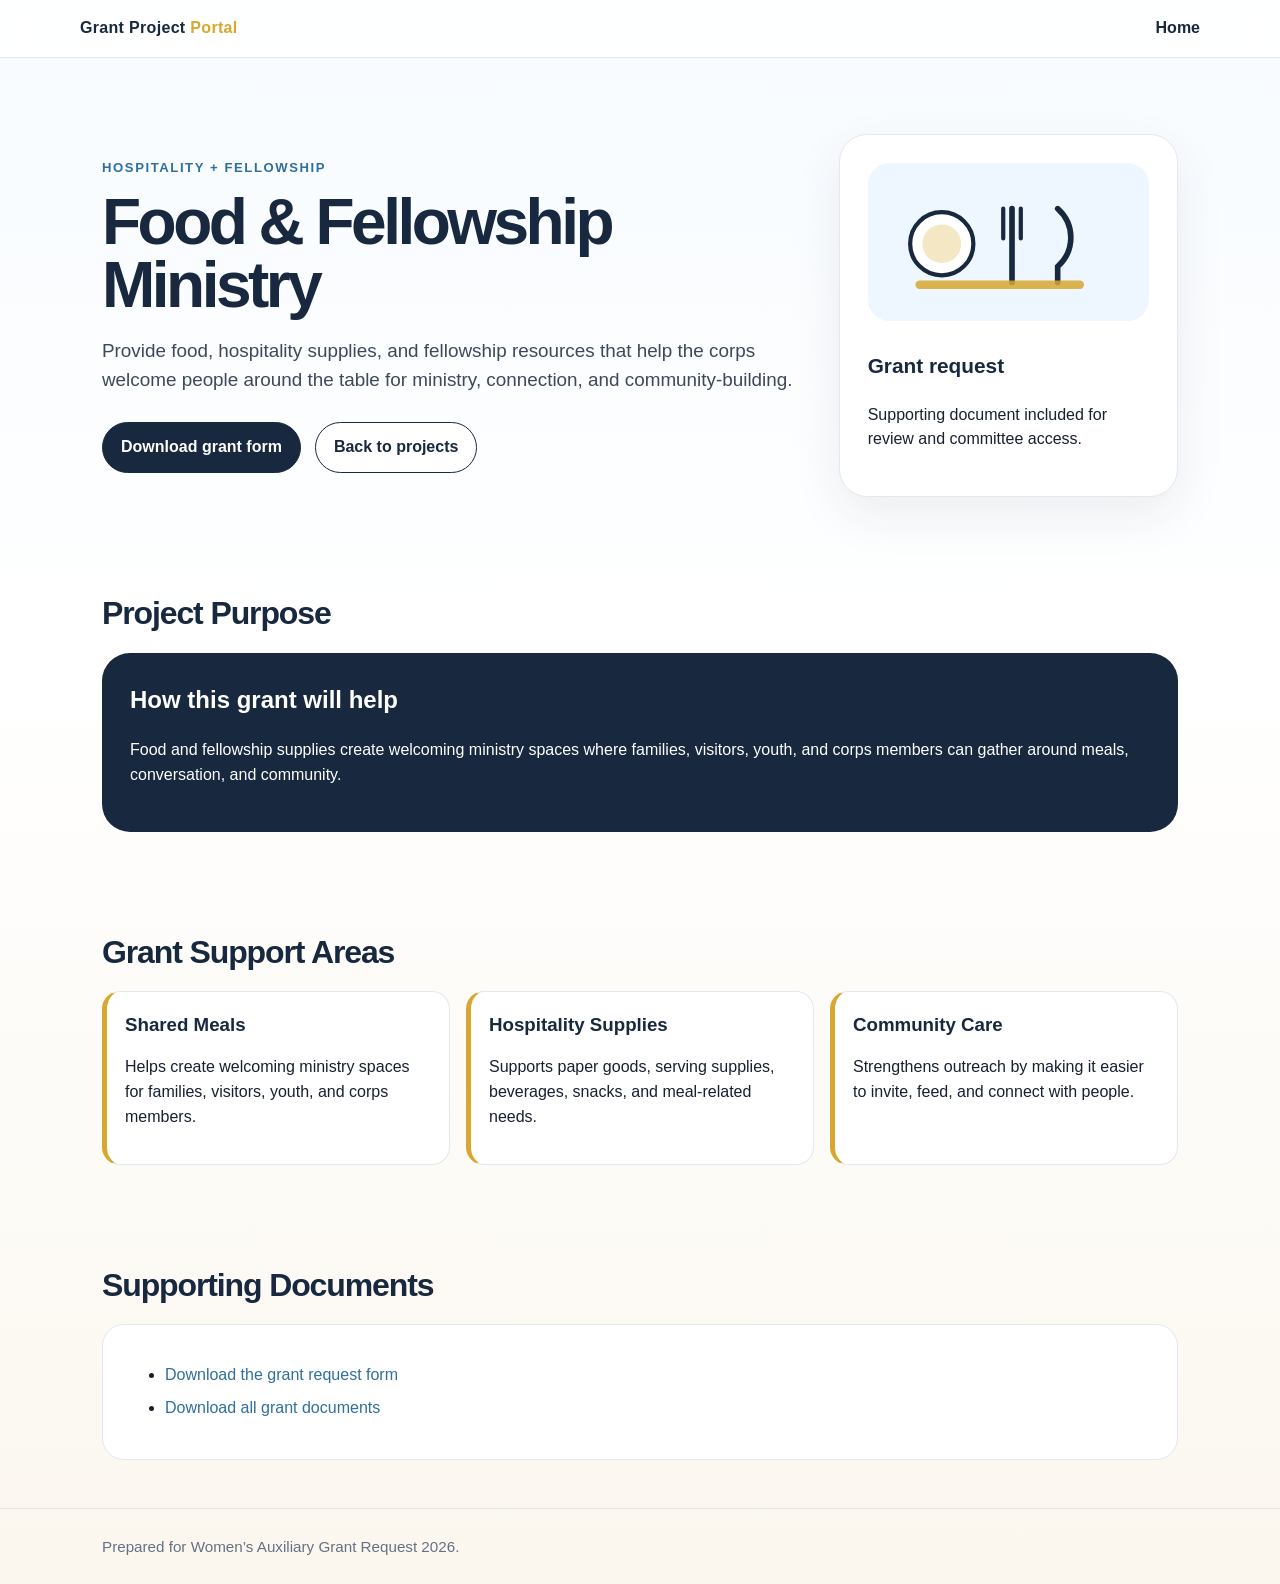
<file: food-fellowship.html>
<!doctype html><html lang="en"><head><meta charset="utf-8"><meta name="viewport" content="width=device-width,initial-scale=1"><title>Food & Fellowship Ministry | Women’s Auxiliary Grant Projects</title><link rel="stylesheet" href="styles.css"></head><body><header class="site-header"><div class="container nav"><a class="brand" href="index.html">Grant Project <span>Portal</span></a><nav class="nav-links"><a href="index.html">Home</a></nav></div></header><main><section class="hero"><div class="container hero-grid"><div><div class="eyebrow">Hospitality + Fellowship</div><h1>Food & Fellowship Ministry</h1><p class="lead">Provide food, hospitality supplies, and fellowship resources that help the corps welcome people around the table for ministry, connection, and community-building.</p><div class="btn-row"><a class="btn" href="docs/Food-and-Fellowship-Grant-Form.pdf">Download grant form</a><a class="btn secondary" href="index.html#projects">Back to projects</a></div></div><div class="panel"><img src="assets/food-fellowship.svg" alt="Food and fellowship illustration" style="width:100%;border-radius:22px;background:#eef6ff"><p class="price">Grant request</p><p>Supporting document included for review and committee access.</p></div></div></section><section class="section"><div class="container"><h2 class="section-title">Project Purpose</h2><div class="notice"><h2>How this grant will help</h2><p>Food and fellowship supplies create welcoming ministry spaces where families, visitors, youth, and corps members can gather around meals, conversation, and community.</p></div></div></section><section class="section"><div class="container"><h2 class="section-title">Grant Support Areas</h2><div class="callout-grid"><div class="callout"><h3>Shared Meals</h3><p>Helps create welcoming ministry spaces for families, visitors, youth, and corps members.</p></div><div class="callout"><h3>Hospitality Supplies</h3><p>Supports paper goods, serving supplies, beverages, snacks, and meal-related needs.</p></div><div class="callout"><h3>Community Care</h3><p>Strengthens outreach by making it easier to invite, feed, and connect with people.</p></div></div></div></section><section class="section"><div class="container"><h2 class="section-title">Supporting Documents</h2><div class="soft-list"><ul><li><a href="docs/Food-and-Fellowship-Grant-Form.pdf">Download the grant request form</a></li><li><a href="docs/All-Grant-Documents.zip">Download all grant documents</a></li></ul></div></div></section></main><footer class="footer"><div class="container">Prepared for Women’s Auxiliary Grant Request 2026.</div></footer></body></html>
</file>
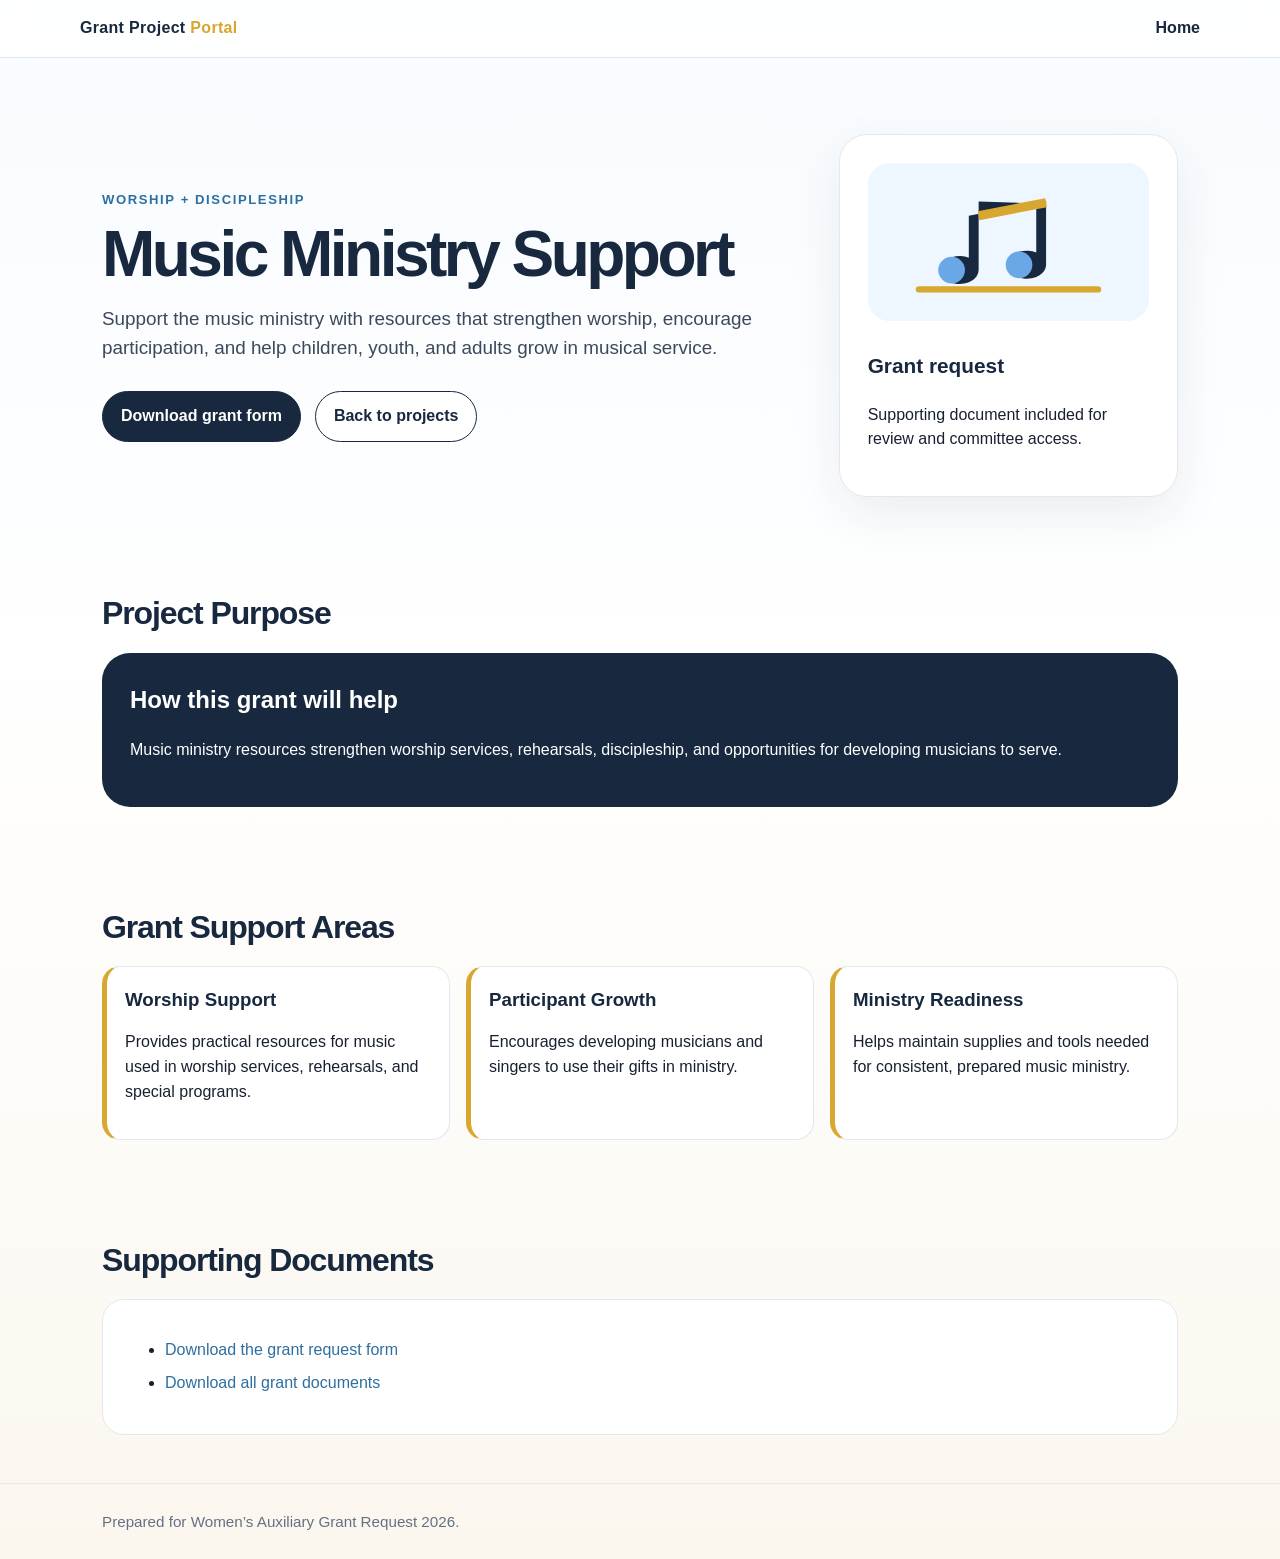
<file: music-ministry.html>
<!doctype html><html lang="en"><head><meta charset="utf-8"><meta name="viewport" content="width=device-width,initial-scale=1"><title>Music Ministry Support | Women’s Auxiliary Grant Projects</title><link rel="stylesheet" href="styles.css"></head><body><header class="site-header"><div class="container nav"><a class="brand" href="index.html">Grant Project <span>Portal</span></a><nav class="nav-links"><a href="index.html">Home</a></nav></div></header><main><section class="hero"><div class="container hero-grid"><div><div class="eyebrow">Worship + Discipleship</div><h1>Music Ministry Support</h1><p class="lead">Support the music ministry with resources that strengthen worship, encourage participation, and help children, youth, and adults grow in musical service.</p><div class="btn-row"><a class="btn" href="docs/Music-Ministry-Grant-Form.pdf">Download grant form</a><a class="btn secondary" href="index.html#projects">Back to projects</a></div></div><div class="panel"><img src="assets/music-ministry.svg" alt="Music ministry illustration" style="width:100%;border-radius:22px;background:#eef6ff"><p class="price">Grant request</p><p>Supporting document included for review and committee access.</p></div></div></section><section class="section"><div class="container"><h2 class="section-title">Project Purpose</h2><div class="notice"><h2>How this grant will help</h2><p>Music ministry resources strengthen worship services, rehearsals, discipleship, and opportunities for developing musicians to serve.</p></div></div></section><section class="section"><div class="container"><h2 class="section-title">Grant Support Areas</h2><div class="callout-grid"><div class="callout"><h3>Worship Support</h3><p>Provides practical resources for music used in worship services, rehearsals, and special programs.</p></div><div class="callout"><h3>Participant Growth</h3><p>Encourages developing musicians and singers to use their gifts in ministry.</p></div><div class="callout"><h3>Ministry Readiness</h3><p>Helps maintain supplies and tools needed for consistent, prepared music ministry.</p></div></div></div></section><section class="section"><div class="container"><h2 class="section-title">Supporting Documents</h2><div class="soft-list"><ul><li><a href="docs/Music-Ministry-Grant-Form.pdf">Download the grant request form</a></li><li><a href="docs/All-Grant-Documents.zip">Download all grant documents</a></li></ul></div></div></section></main><footer class="footer"><div class="container">Prepared for Women’s Auxiliary Grant Request 2026.</div></footer></body></html>
</file>
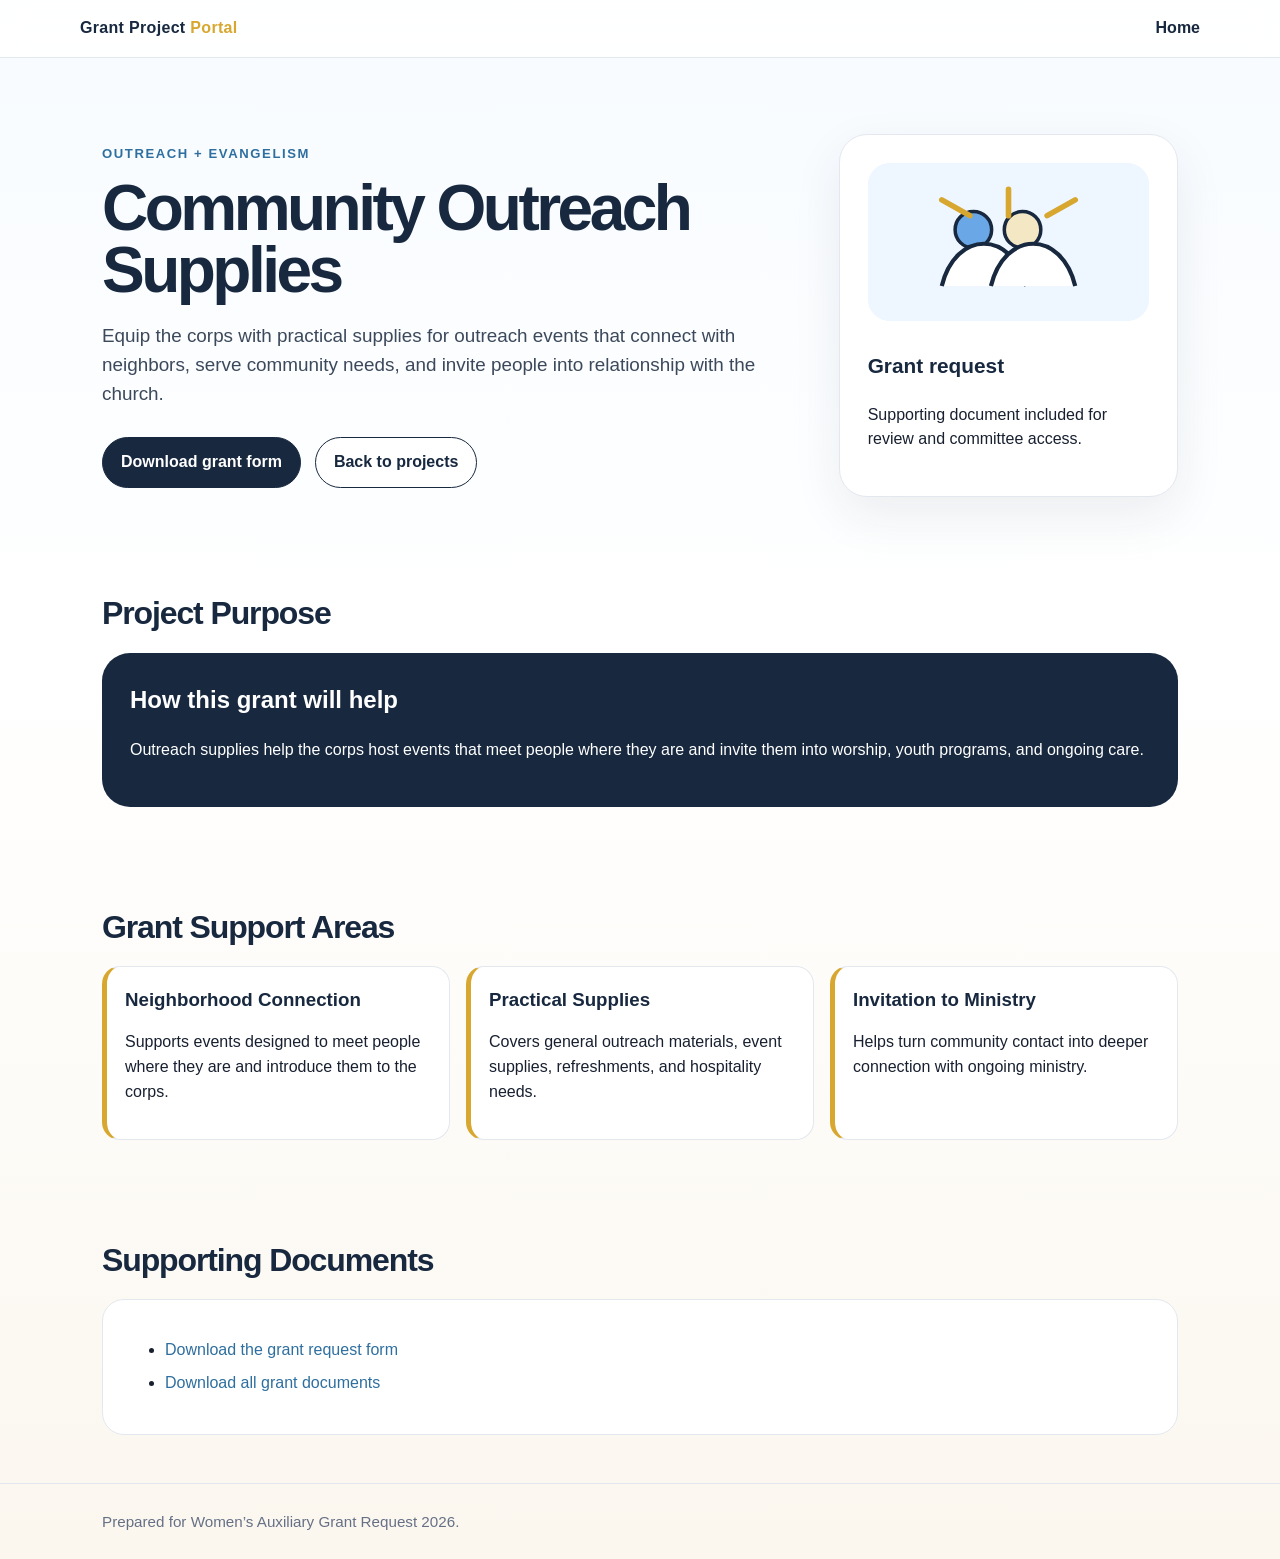
<file: outreach.html>
<!doctype html><html lang="en"><head><meta charset="utf-8"><meta name="viewport" content="width=device-width,initial-scale=1"><title>Community Outreach Supplies | Women’s Auxiliary Grant Projects</title><link rel="stylesheet" href="styles.css"></head><body><header class="site-header"><div class="container nav"><a class="brand" href="index.html">Grant Project <span>Portal</span></a><nav class="nav-links"><a href="index.html">Home</a></nav></div></header><main><section class="hero"><div class="container hero-grid"><div><div class="eyebrow">Outreach + Evangelism</div><h1>Community Outreach Supplies</h1><p class="lead">Equip the corps with practical supplies for outreach events that connect with neighbors, serve community needs, and invite people into relationship with the church.</p><div class="btn-row"><a class="btn" href="docs/Outreach-Grant-Form.pdf">Download grant form</a><a class="btn secondary" href="index.html#projects">Back to projects</a></div></div><div class="panel"><img src="assets/outreach.svg" alt="Community outreach illustration" style="width:100%;border-radius:22px;background:#eef6ff"><p class="price">Grant request</p><p>Supporting document included for review and committee access.</p></div></div></section><section class="section"><div class="container"><h2 class="section-title">Project Purpose</h2><div class="notice"><h2>How this grant will help</h2><p>Outreach supplies help the corps host events that meet people where they are and invite them into worship, youth programs, and ongoing care.</p></div></div></section><section class="section"><div class="container"><h2 class="section-title">Grant Support Areas</h2><div class="callout-grid"><div class="callout"><h3>Neighborhood Connection</h3><p>Supports events designed to meet people where they are and introduce them to the corps.</p></div><div class="callout"><h3>Practical Supplies</h3><p>Covers general outreach materials, event supplies, refreshments, and hospitality needs.</p></div><div class="callout"><h3>Invitation to Ministry</h3><p>Helps turn community contact into deeper connection with ongoing ministry.</p></div></div></div></section><section class="section"><div class="container"><h2 class="section-title">Supporting Documents</h2><div class="soft-list"><ul><li><a href="docs/Outreach-Grant-Form.pdf">Download the grant request form</a></li><li><a href="docs/All-Grant-Documents.zip">Download all grant documents</a></li></ul></div></div></section></main><footer class="footer"><div class="container">Prepared for Women’s Auxiliary Grant Request 2026.</div></footer></body></html>
</file>
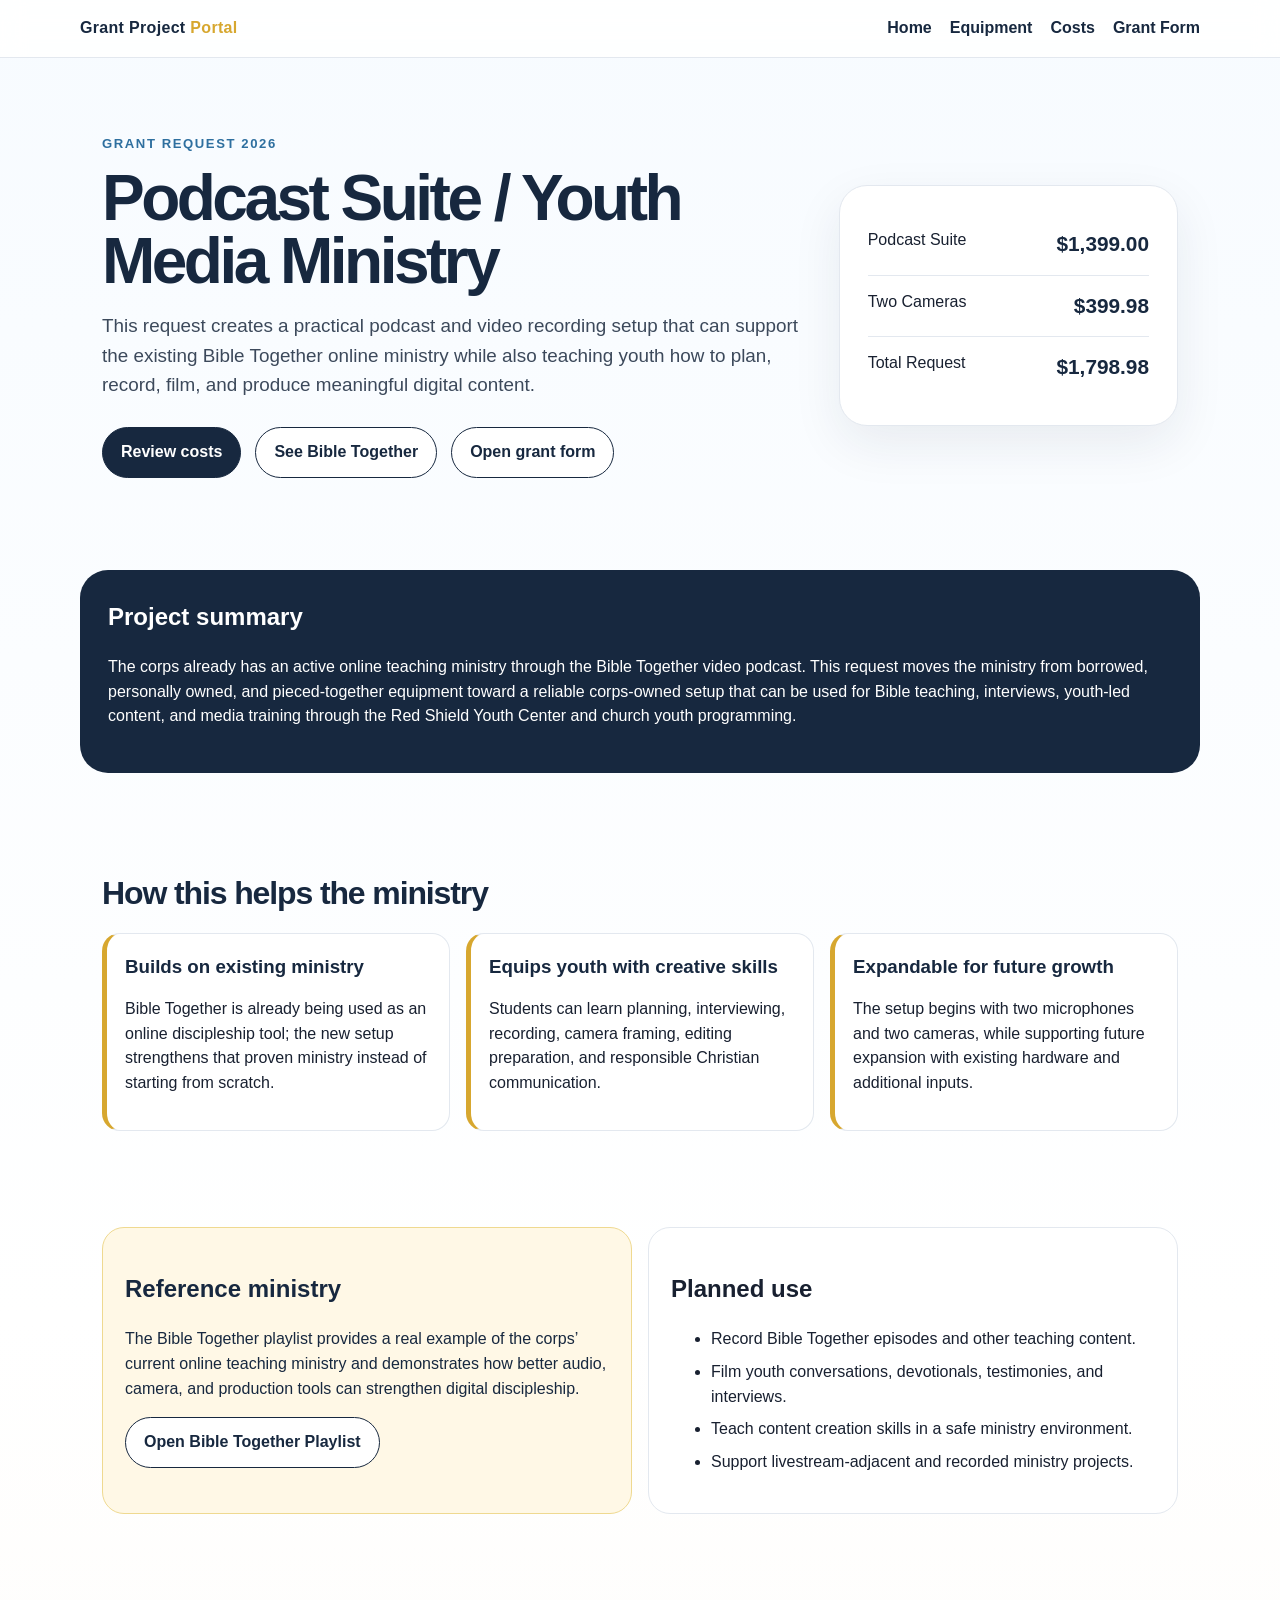
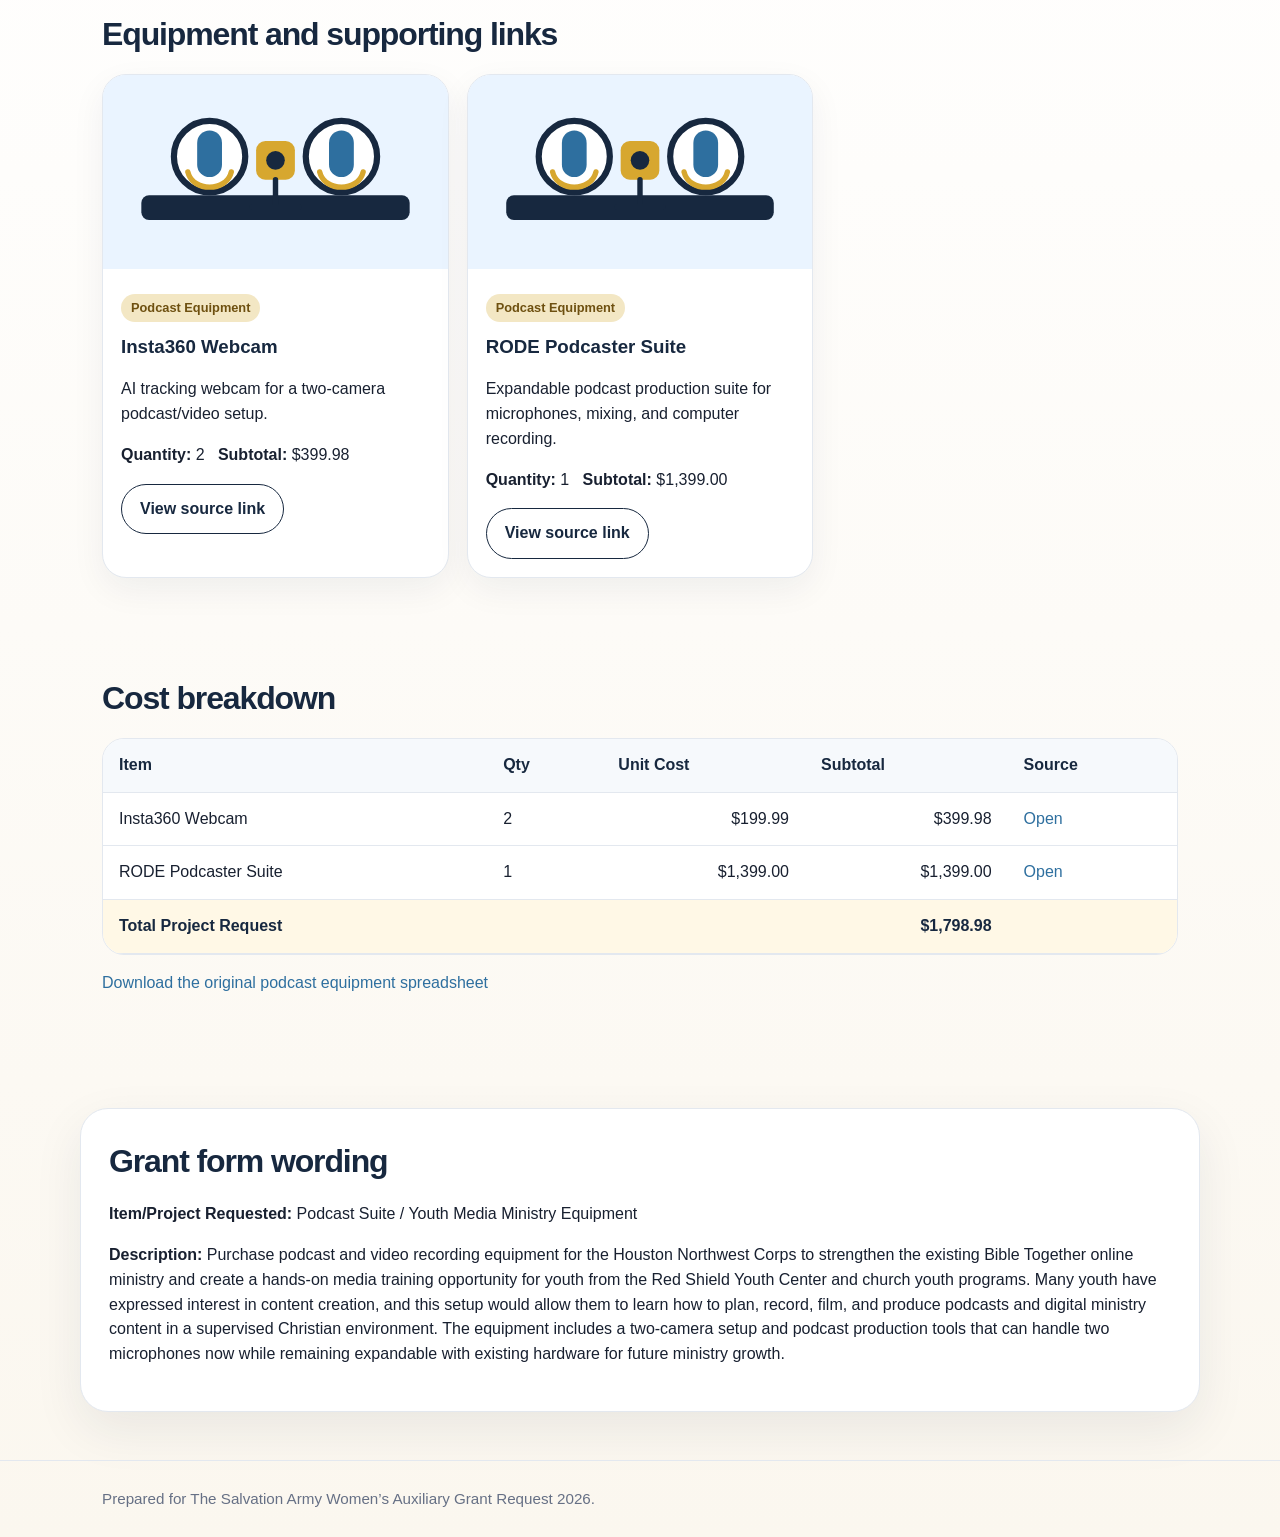
<file: podcast-suite.html>
<!doctype html>
<html lang="en"><head><meta charset="utf-8"><meta name="viewport" content="width=device-width,initial-scale=1">
<title>Podcast Suite / Youth Media Ministry</title><link rel="stylesheet" href="styles.css"></head>
<body><header class="site-header"><div class="container nav"><a class="brand" href="index.html">Grant Project <span>Portal</span></a><nav class="nav-links"><a href="index.html">Home</a><a href="#equipment">Equipment</a><a href="#costs">Costs</a><a href="docs/Podcast-Grant-Form.pdf">Grant Form</a></nav></div></header>
<main><section class="hero"><div class="container hero-grid"><div><div class="eyebrow">Grant Request 2026</div><h1>Podcast Suite / Youth Media Ministry</h1><p class="lead">This request creates a practical podcast and video recording setup that can support the existing Bible Together online ministry while also teaching youth how to plan, record, film, and produce meaningful digital content.</p><div class="btn-row"><a class="btn" href="#costs">Review costs</a><a class="btn secondary" href="https://www.youtube.com/playlist?list=PLgGO7KMVbo0PizsTzoJRdYmgoL3FbALzl" target="_blank" rel="noopener">See Bible Together</a><a class="btn secondary" href="docs/Podcast-Grant-Form.pdf">Open grant form</a></div></div><aside class="panel"><div class="stat"><span>Podcast Suite</span><b>$1,399.00</b></div><div class="stat"><span>Two Cameras</span><b>$399.98</b></div><div class="stat"><span>Total Request</span><b>$1,798.98</b></div></aside></div></section>
<section class="section"><div class="container notice"><h2>Project summary</h2><p>The corps already has an active online teaching ministry through the Bible Together video podcast. This request moves the ministry from borrowed, personally owned, and pieced-together equipment toward a reliable corps-owned setup that can be used for Bible teaching, interviews, youth-led content, and media training through the Red Shield Youth Center and church youth programming.</p></div></section>
<section class="section"><div class="container"><h2 class="section-title">How this helps the ministry</h2><div class="callout-grid"><div class="callout"><h3>Builds on existing ministry</h3><p>Bible Together is already being used as an online discipleship tool; the new setup strengthens that proven ministry instead of starting from scratch.</p></div><div class="callout"><h3>Equips youth with creative skills</h3><p>Students can learn planning, interviewing, recording, camera framing, editing preparation, and responsible Christian communication.</p></div><div class="callout"><h3>Expandable for future growth</h3><p>The setup begins with two microphones and two cameras, while supporting future expansion with existing hardware and additional inputs.</p></div></div></div></section>
<section class="section"><div class="container mini-grid"><div class="quote-card"><h2>Reference ministry</h2><p>The Bible Together playlist provides a real example of the corps’ current online teaching ministry and demonstrates how better audio, camera, and production tools can strengthen digital discipleship.</p><p><a class="btn secondary" href="https://www.youtube.com/playlist?list=PLgGO7KMVbo0PizsTzoJRdYmgoL3FbALzl" target="_blank" rel="noopener">Open Bible Together Playlist</a></p></div><div class="soft-list"><h2>Planned use</h2><ul><li>Record Bible Together episodes and other teaching content.</li><li>Film youth conversations, devotionals, testimonies, and interviews.</li><li>Teach content creation skills in a safe ministry environment.</li><li>Support livestream-adjacent and recorded ministry projects.</li></ul></div></div></section>
<section id="equipment" class="section"><div class="container"><h2 class="section-title">Equipment and supporting links</h2><div class="cards"><article class="card"><img class="card-img" src="assets/podcast-suite.svg" alt="Insta360 Webcam illustration"><div class="card-body"><span class="tag">Podcast Equipment</span><h3>Insta360 Webcam</h3><p>AI tracking webcam for a two-camera podcast/video setup.</p><p><strong>Quantity:</strong> 2 &nbsp; <strong>Subtotal:</strong> $399.98</p><a class="btn secondary" href="https://www.amazon.com/Insta360-Link-Tracking-Noise-Canceling-Streaming/dp/B0DDTH3HX8/ref=sr_1_19_sspa?crid=19BOW7D73RZCH&amp;dib=eyJ2IjoiMSJ9.[base64].i0mBEQeR0wiXmoYgVXA2WEmQJrPoctUAQXCcFCFsEaI&amp;dib_tag=se&amp;keywords=podcast%2Bcamera&amp;qid=1777507352&amp;sbo=RZvfv%2F%2FHxDF%2BO5021pAnSA%3D%3D&amp;sprefix=porcast%2Bcame%2Caps%2C201&amp;sr=8-19-spons&amp;xpid=wTTAU024_-qXA&amp;sp_csd=d2lkZ2V0TmFtZT1zcF9tdGY&amp;smid=A25MUCW1O4DO5P&amp;th=1" target="_blank" rel="noopener">View source link</a></div></article><article class="card"><img class="card-img" src="assets/podcast-suite.svg" alt="RODE Podcaster Suite illustration"><div class="card-body"><span class="tag">Podcast Equipment</span><h3>RODE Podcaster Suite</h3><p>Expandable podcast production suite for microphones, mixing, and computer recording.</p><p><strong>Quantity:</strong> 1 &nbsp; <strong>Subtotal:</strong> $1,399.00</p><a class="btn secondary" href="https://www.amazon.com/dp/B0BW19V7GR/ref=sspa_dk_detail_0?psc=1&amp;pd_rd_i=B0BW19V7GR&amp;pd_rd_w=RJ715&amp;content-id=amzn1.sym.953c7d66-4120-4d22-a777-f19dbfa69309&amp;pf_rd_p=953c7d66-4120-4d22-a777-f19dbfa69309&amp;pf_rd_r=TJXHQEENSVCPZQ9B4260&amp;pd_rd_wg=cANqm&amp;pd_rd_r=7c670ffb-02b0-4a4d-83d6-aac6b5464809&amp;sp_csd=d2lkZ2V0TmFtZT1zcF9kZXRhaWwy" target="_blank" rel="noopener">View source link</a></div></article></div></div></section>
<section id="costs" class="section"><div class="container"><h2 class="section-title">Cost breakdown</h2><div class="table-wrap"><table><thead><tr><th>Item</th><th>Qty</th><th>Unit Cost</th><th>Subtotal</th><th>Source</th></tr></thead><tbody><tr><td>Insta360 Webcam</td><td>2</td><td class="num">$199.99</td><td class="num">$399.98</td><td><a href="https://www.amazon.com/Insta360-Link-Tracking-Noise-Canceling-Streaming/dp/B0DDTH3HX8/ref=sr_1_19_sspa?crid=19BOW7D73RZCH&amp;dib=eyJ2IjoiMSJ9.[base64].i0mBEQeR0wiXmoYgVXA2WEmQJrPoctUAQXCcFCFsEaI&amp;dib_tag=se&amp;keywords=podcast%2Bcamera&amp;qid=1777507352&amp;sbo=RZvfv%2F%2FHxDF%2BO5021pAnSA%3D%3D&amp;sprefix=porcast%2Bcame%2Caps%2C201&amp;sr=8-19-spons&amp;xpid=wTTAU024_-qXA&amp;sp_csd=d2lkZ2V0TmFtZT1zcF9tdGY&amp;smid=A25MUCW1O4DO5P&amp;th=1" target="_blank" rel="noopener">Open</a></td></tr><tr><td>RODE Podcaster Suite</td><td>1</td><td class="num">$1,399.00</td><td class="num">$1,399.00</td><td><a href="https://www.amazon.com/dp/B0BW19V7GR/ref=sspa_dk_detail_0?psc=1&amp;pd_rd_i=B0BW19V7GR&amp;pd_rd_w=RJ715&amp;content-id=amzn1.sym.953c7d66-4120-4d22-a777-f19dbfa69309&amp;pf_rd_p=953c7d66-4120-4d22-a777-f19dbfa69309&amp;pf_rd_r=TJXHQEENSVCPZQ9B4260&amp;pd_rd_wg=cANqm&amp;pd_rd_r=7c670ffb-02b0-4a4d-83d6-aac6b5464809&amp;sp_csd=d2lkZ2V0TmFtZT1zcF9kZXRhaWwy" target="_blank" rel="noopener">Open</a></td></tr><tr class="total-row"><td colspan="3">Total Project Request</td><td class="num">$1,798.98</td><td></td></tr></tbody></table></div><p><a href="docs/Podcast-Equipment.xlsx">Download the original podcast equipment spreadsheet</a></p></div></section>
<section class="section"><div class="container panel"><h2 class="section-title">Grant form wording</h2><p><strong>Item/Project Requested:</strong> Podcast Suite / Youth Media Ministry Equipment</p><p><strong>Description:</strong> Purchase podcast and video recording equipment for the Houston Northwest Corps to strengthen the existing Bible Together online ministry and create a hands-on media training opportunity for youth from the Red Shield Youth Center and church youth programs. Many youth have expressed interest in content creation, and this setup would allow them to learn how to plan, record, film, and produce podcasts and digital ministry content in a supervised Christian environment. The equipment includes a two-camera setup and podcast production tools that can handle two microphones now while remaining expandable with existing hardware for future ministry growth.</p></div></section></main><footer class="footer"><div class="container">Prepared for The Salvation Army Women’s Auxiliary Grant Request 2026.</div></footer></body></html>
</file>
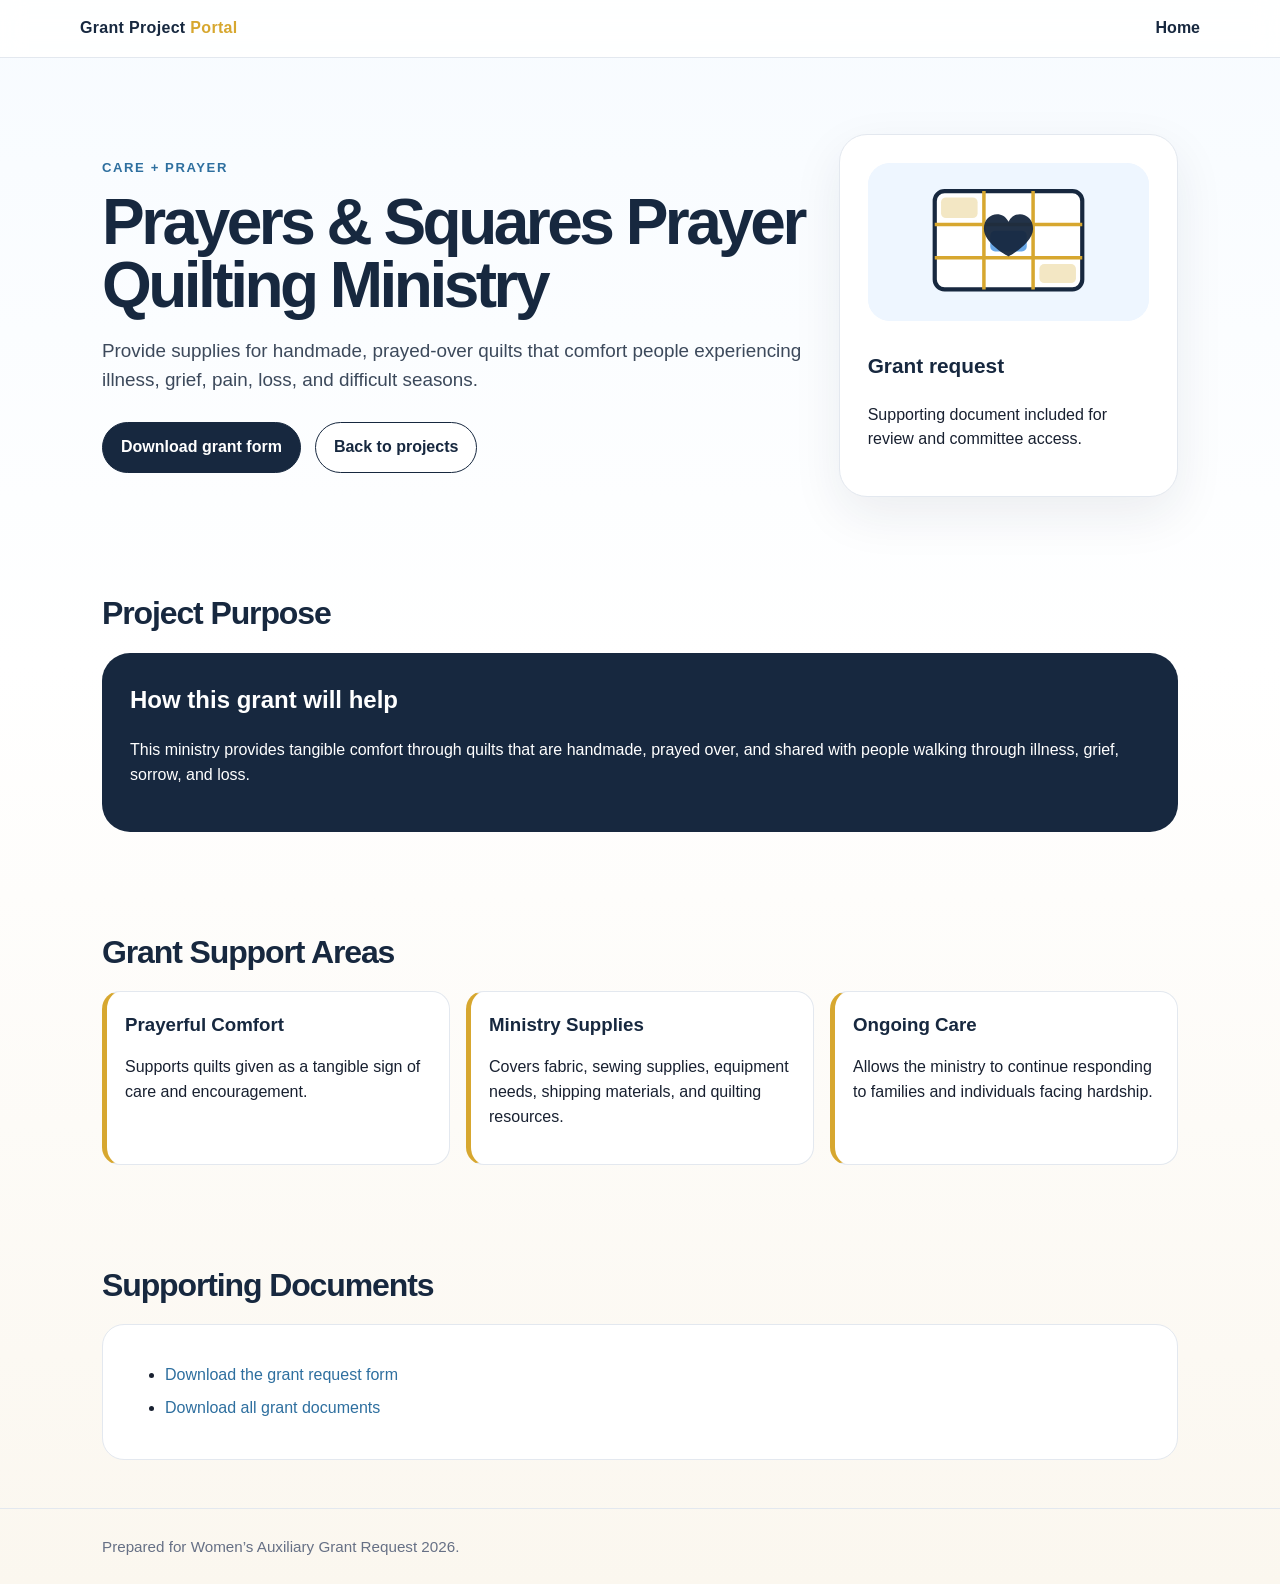
<file: prayers-squares.html>
<!doctype html><html lang="en"><head><meta charset="utf-8"><meta name="viewport" content="width=device-width,initial-scale=1"><title>Prayers & Squares Prayer Quilting Ministry | Women’s Auxiliary Grant Projects</title><link rel="stylesheet" href="styles.css"></head><body><header class="site-header"><div class="container nav"><a class="brand" href="index.html">Grant Project <span>Portal</span></a><nav class="nav-links"><a href="index.html">Home</a></nav></div></header><main><section class="hero"><div class="container hero-grid"><div><div class="eyebrow">Care + Prayer</div><h1>Prayers & Squares Prayer Quilting Ministry</h1><p class="lead">Provide supplies for handmade, prayed-over quilts that comfort people experiencing illness, grief, pain, loss, and difficult seasons.</p><div class="btn-row"><a class="btn" href="docs/Prayers-and-Squares-Grant-Form.pdf">Download grant form</a><a class="btn secondary" href="index.html#projects">Back to projects</a></div></div><div class="panel"><img src="assets/prayers-squares.svg" alt="Prayer quilt illustration" style="width:100%;border-radius:22px;background:#eef6ff"><p class="price">Grant request</p><p>Supporting document included for review and committee access.</p></div></div></section><section class="section"><div class="container"><h2 class="section-title">Project Purpose</h2><div class="notice"><h2>How this grant will help</h2><p>This ministry provides tangible comfort through quilts that are handmade, prayed over, and shared with people walking through illness, grief, sorrow, and loss.</p></div></div></section><section class="section"><div class="container"><h2 class="section-title">Grant Support Areas</h2><div class="callout-grid"><div class="callout"><h3>Prayerful Comfort</h3><p>Supports quilts given as a tangible sign of care and encouragement.</p></div><div class="callout"><h3>Ministry Supplies</h3><p>Covers fabric, sewing supplies, equipment needs, shipping materials, and quilting resources.</p></div><div class="callout"><h3>Ongoing Care</h3><p>Allows the ministry to continue responding to families and individuals facing hardship.</p></div></div></div></section><section class="section"><div class="container"><h2 class="section-title">Supporting Documents</h2><div class="soft-list"><ul><li><a href="docs/Prayers-and-Squares-Grant-Form.pdf">Download the grant request form</a></li><li><a href="docs/All-Grant-Documents.zip">Download all grant documents</a></li></ul></div></div></section></main><footer class="footer"><div class="container">Prepared for Women’s Auxiliary Grant Request 2026.</div></footer></body></html>
</file>
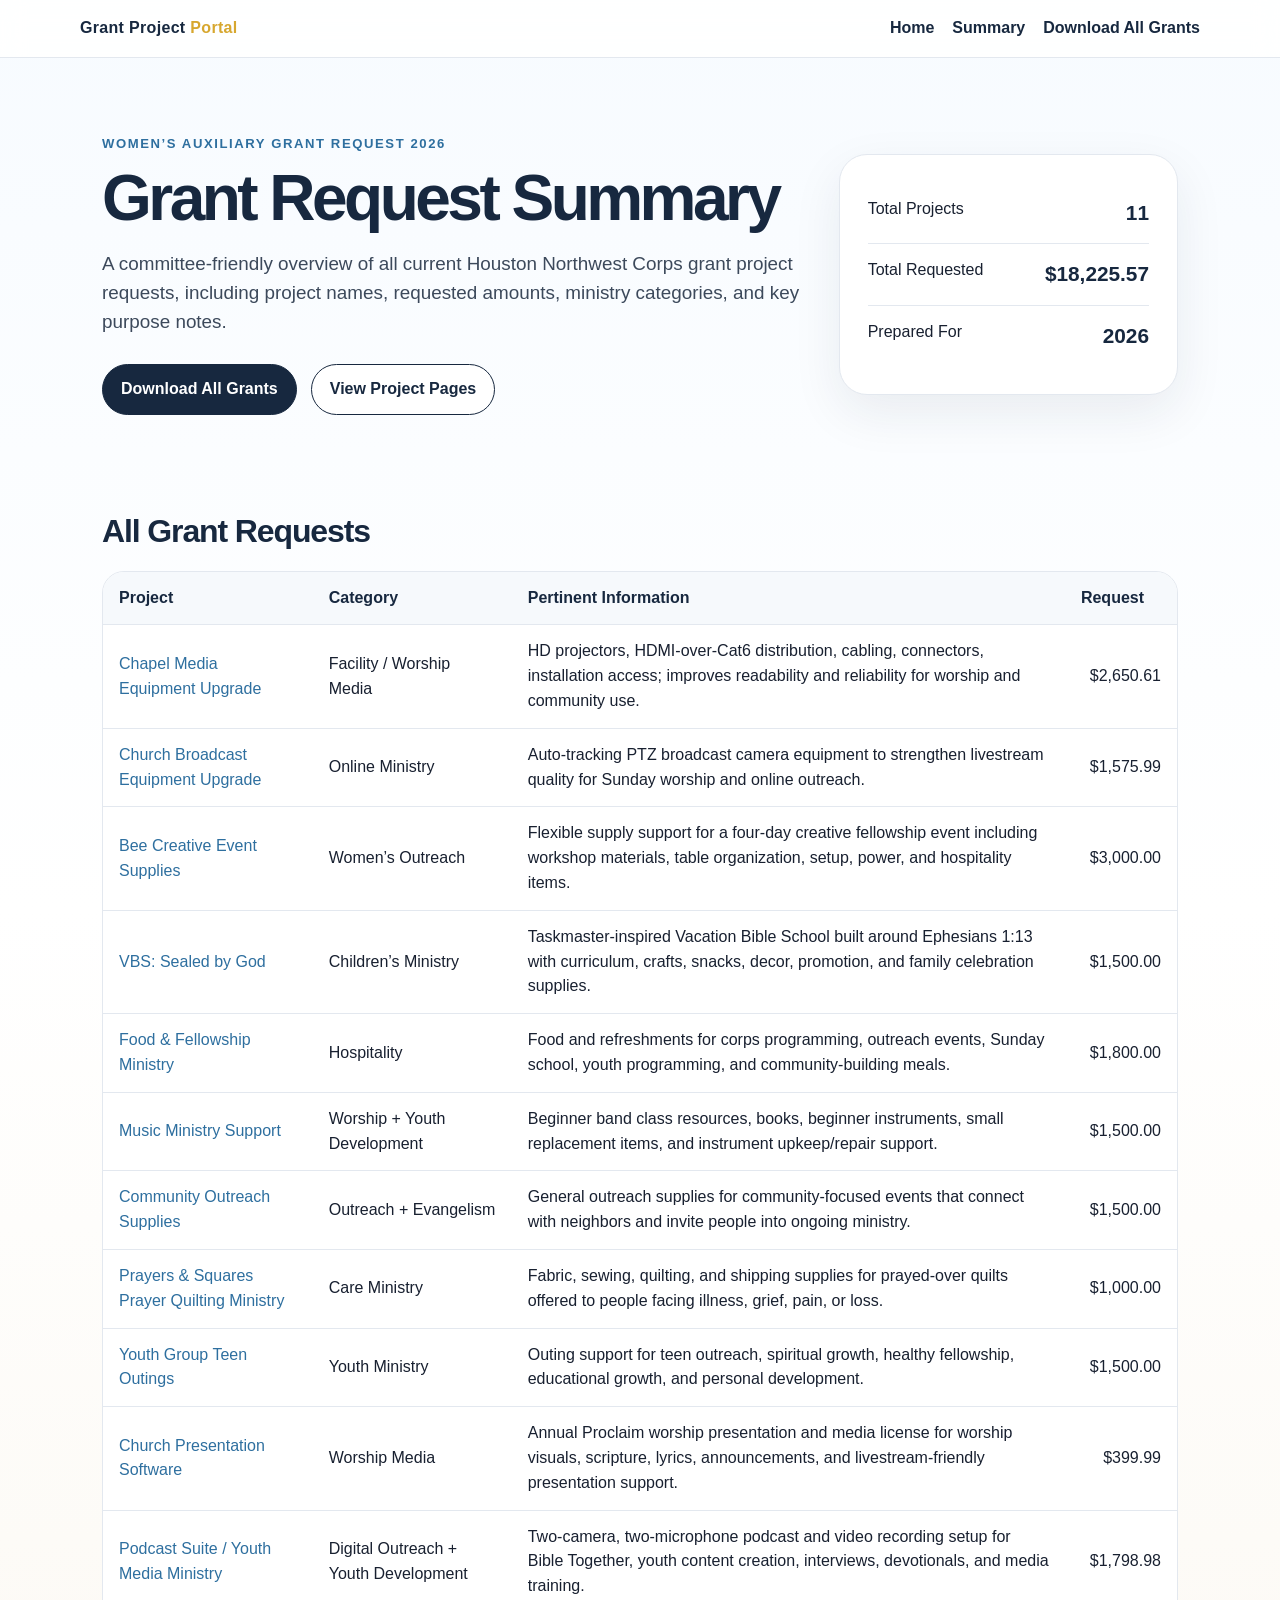
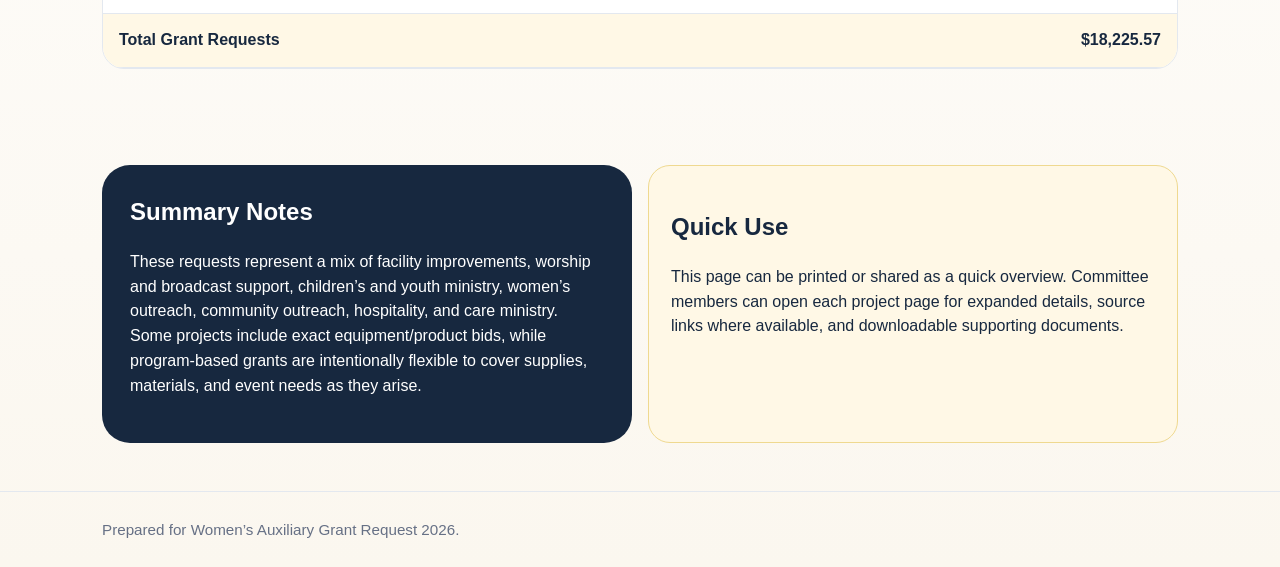
<file: summary.html>
<!doctype html>
<html lang="en"><head><meta charset="utf-8"><meta name="viewport" content="width=device-width,initial-scale=1">
<title>Grant Summary | Women’s Auxiliary Grant Projects</title><link rel="stylesheet" href="styles.css"></head>
<body><header class="site-header"><div class="container nav"><a class="brand" href="index.html">Grant Project <span>Portal</span></a><nav class="nav-links"><a href="index.html">Home</a><a href="summary.html">Summary</a><a href="docs/All-Grant-Documents.zip">Download All Grants</a></nav></div></header>
<main><section class="hero"><div class="container hero-grid"><div><div class="eyebrow">Women’s Auxiliary Grant Request 2026</div><h1>Grant Request Summary</h1><p class="lead">A committee-friendly overview of all current Houston Northwest Corps grant project requests, including project names, requested amounts, ministry categories, and key purpose notes.</p><div class="btn-row"><a class="btn" href="docs/All-Grant-Documents.zip">Download All Grants</a><a class="btn secondary" href="index.html#projects">View Project Pages</a></div></div><aside class="panel"><div class="stat"><span>Total Projects</span><b>11</b></div><div class="stat"><span>Total Requested</span><b>$18,225.57</b></div><div class="stat"><span>Prepared For</span><b>2026</b></div></aside></div></section>
<section class="section"><div class="container"><h2 class="section-title">All Grant Requests</h2><div class="table-wrap"><table><thead><tr><th>Project</th><th>Category</th><th>Pertinent Information</th><th class="num">Request</th></tr></thead><tbody><tr><td><a href="chapel-media.html">Chapel Media Equipment Upgrade</a></td><td>Facility / Worship Media</td><td>HD projectors, HDMI-over-Cat6 distribution, cabling, connectors, installation access; improves readability and reliability for worship and community use.</td><td class="num">$2,650.61</td></tr>
<tr><td><a href="church-broadcast.html">Church Broadcast Equipment Upgrade</a></td><td>Online Ministry</td><td>Auto-tracking PTZ broadcast camera equipment to strengthen livestream quality for Sunday worship and online outreach.</td><td class="num">$1,575.99</td></tr>
<tr><td><a href="bee-creative.html">Bee Creative Event Supplies</a></td><td>Women’s Outreach</td><td>Flexible supply support for a four-day creative fellowship event including workshop materials, table organization, setup, power, and hospitality items.</td><td class="num">$3,000.00</td></tr>
<tr><td><a href="vbs.html">VBS: Sealed by God</a></td><td>Children’s Ministry</td><td>Taskmaster-inspired Vacation Bible School built around Ephesians 1:13 with curriculum, crafts, snacks, decor, promotion, and family celebration supplies.</td><td class="num">$1,500.00</td></tr>
<tr><td><a href="food-fellowship.html">Food & Fellowship Ministry</a></td><td>Hospitality</td><td>Food and refreshments for corps programming, outreach events, Sunday school, youth programming, and community-building meals.</td><td class="num">$1,800.00</td></tr>
<tr><td><a href="music-ministry.html">Music Ministry Support</a></td><td>Worship + Youth Development</td><td>Beginner band class resources, books, beginner instruments, small replacement items, and instrument upkeep/repair support.</td><td class="num">$1,500.00</td></tr>
<tr><td><a href="outreach.html">Community Outreach Supplies</a></td><td>Outreach + Evangelism</td><td>General outreach supplies for community-focused events that connect with neighbors and invite people into ongoing ministry.</td><td class="num">$1,500.00</td></tr>
<tr><td><a href="prayers-squares.html">Prayers & Squares Prayer Quilting Ministry</a></td><td>Care Ministry</td><td>Fabric, sewing, quilting, and shipping supplies for prayed-over quilts offered to people facing illness, grief, pain, or loss.</td><td class="num">$1,000.00</td></tr>
<tr><td><a href="teen-outings.html">Youth Group Teen Outings</a></td><td>Youth Ministry</td><td>Outing support for teen outreach, spiritual growth, healthy fellowship, educational growth, and personal development.</td><td class="num">$1,500.00</td></tr><tr><td><a href="church-presentation-software.html">Church Presentation Software</a></td><td>Worship Media</td><td>Annual Proclaim worship presentation and media license for worship visuals, scripture, lyrics, announcements, and livestream-friendly presentation support.</td><td class="num">$399.99</td></tr>
<tr><td><a href="podcast-suite.html">Podcast Suite / Youth Media Ministry</a></td><td>Digital Outreach + Youth Development</td><td>Two-camera, two-microphone podcast and video recording setup for Bible Together, youth content creation, interviews, devotionals, and media training.</td><td class="num">$1,798.98</td></tr><tr class="total-row"><td colspan="3">Total Grant Requests</td><td class="num">$18,225.57</td></tr></tbody></table></div></div></section>
<section class="section"><div class="container mini-grid"><div class="notice"><h2>Summary Notes</h2><p>These requests represent a mix of facility improvements, worship and broadcast support, children’s and youth ministry, women’s outreach, community outreach, hospitality, and care ministry. Some projects include exact equipment/product bids, while program-based grants are intentionally flexible to cover supplies, materials, and event needs as they arise.</p></div><div class="quote-card"><h2>Quick Use</h2><p>This page can be printed or shared as a quick overview. Committee members can open each project page for expanded details, source links where available, and downloadable supporting documents.</p></div></div></section></main><footer class="footer"><div class="container">Prepared for Women’s Auxiliary Grant Request 2026.</div></footer></body></html>
</file>
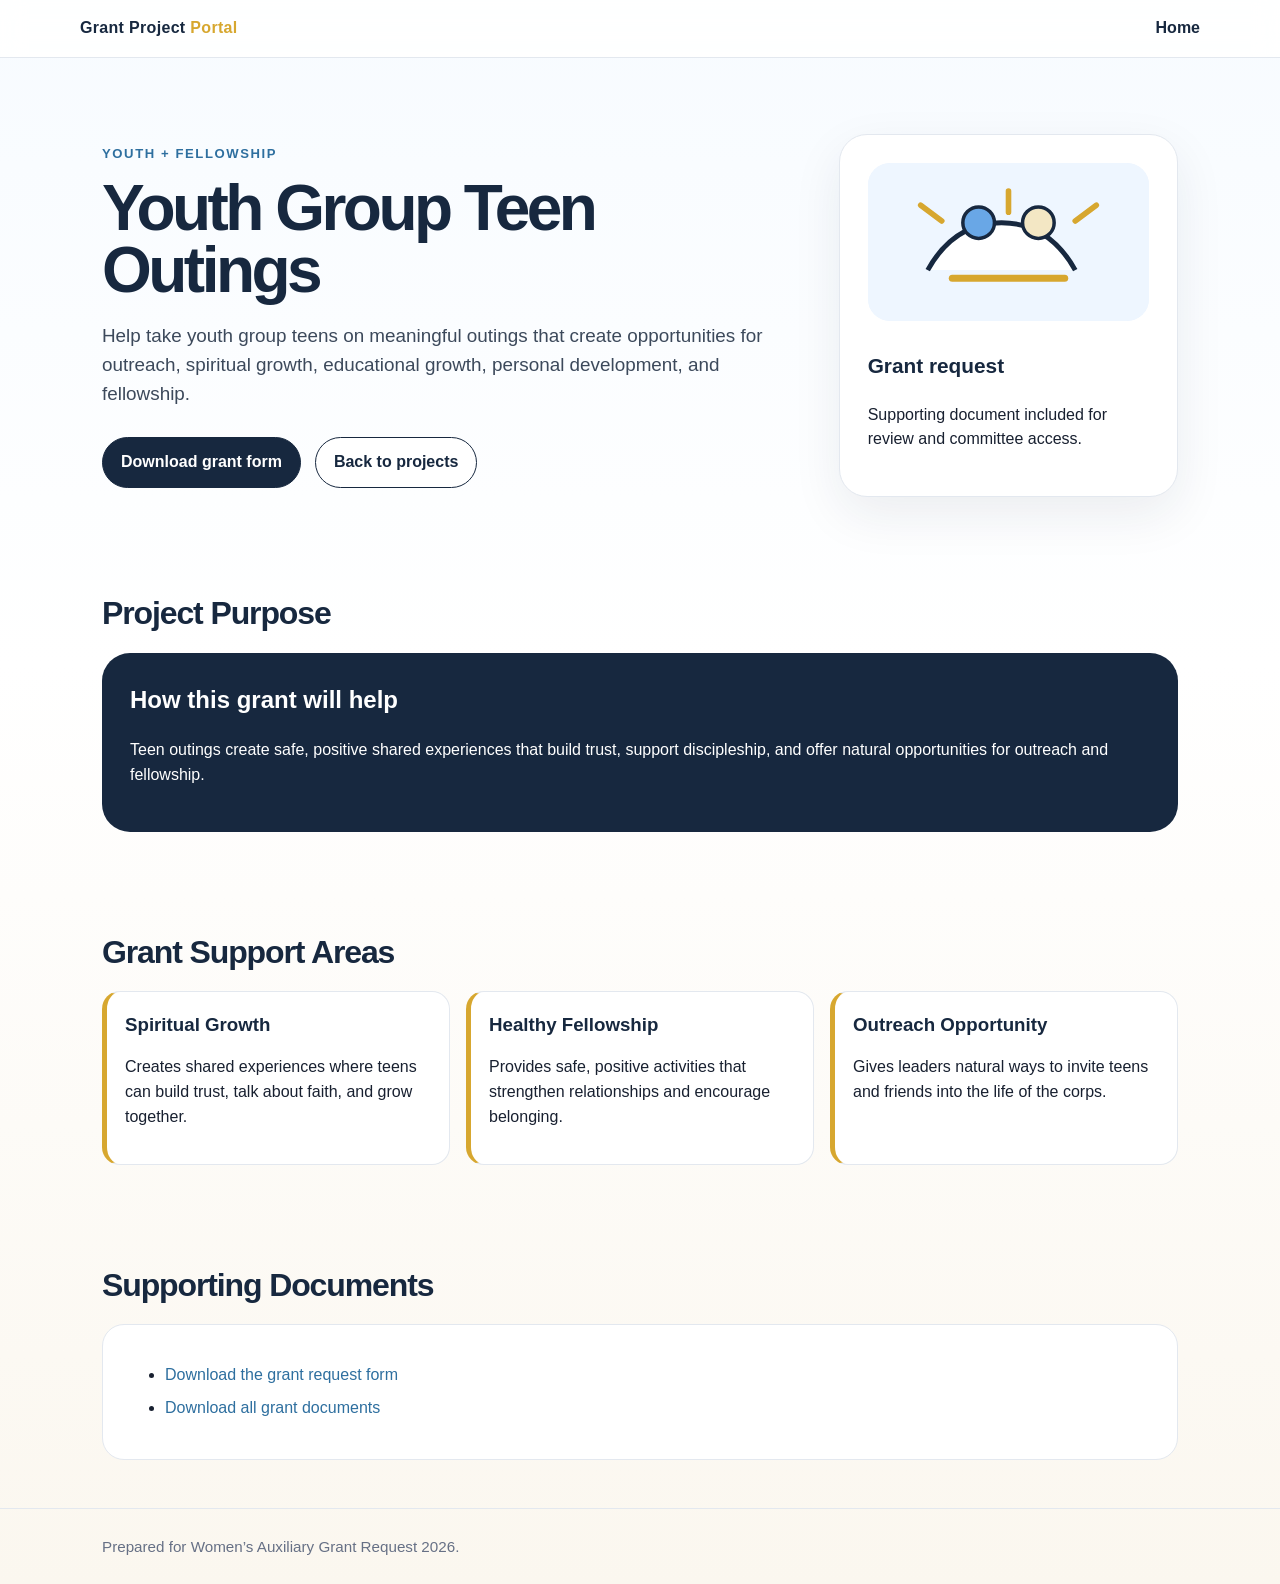
<file: teen-outings.html>
<!doctype html><html lang="en"><head><meta charset="utf-8"><meta name="viewport" content="width=device-width,initial-scale=1"><title>Youth Group Teen Outings | Women’s Auxiliary Grant Projects</title><link rel="stylesheet" href="styles.css"></head><body><header class="site-header"><div class="container nav"><a class="brand" href="index.html">Grant Project <span>Portal</span></a><nav class="nav-links"><a href="index.html">Home</a></nav></div></header><main><section class="hero"><div class="container hero-grid"><div><div class="eyebrow">Youth + Fellowship</div><h1>Youth Group Teen Outings</h1><p class="lead">Help take youth group teens on meaningful outings that create opportunities for outreach, spiritual growth, educational growth, personal development, and fellowship.</p><div class="btn-row"><a class="btn" href="docs/Teen-Outings-Grant-Form.pdf">Download grant form</a><a class="btn secondary" href="index.html#projects">Back to projects</a></div></div><div class="panel"><img src="assets/teen-outings.svg" alt="Teen outings illustration" style="width:100%;border-radius:22px;background:#eef6ff"><p class="price">Grant request</p><p>Supporting document included for review and committee access.</p></div></div></section><section class="section"><div class="container"><h2 class="section-title">Project Purpose</h2><div class="notice"><h2>How this grant will help</h2><p>Teen outings create safe, positive shared experiences that build trust, support discipleship, and offer natural opportunities for outreach and fellowship.</p></div></div></section><section class="section"><div class="container"><h2 class="section-title">Grant Support Areas</h2><div class="callout-grid"><div class="callout"><h3>Spiritual Growth</h3><p>Creates shared experiences where teens can build trust, talk about faith, and grow together.</p></div><div class="callout"><h3>Healthy Fellowship</h3><p>Provides safe, positive activities that strengthen relationships and encourage belonging.</p></div><div class="callout"><h3>Outreach Opportunity</h3><p>Gives leaders natural ways to invite teens and friends into the life of the corps.</p></div></div></div></section><section class="section"><div class="container"><h2 class="section-title">Supporting Documents</h2><div class="soft-list"><ul><li><a href="docs/Teen-Outings-Grant-Form.pdf">Download the grant request form</a></li><li><a href="docs/All-Grant-Documents.zip">Download all grant documents</a></li></ul></div></div></section></main><footer class="footer"><div class="container">Prepared for Women’s Auxiliary Grant Request 2026.</div></footer></body></html>
</file>
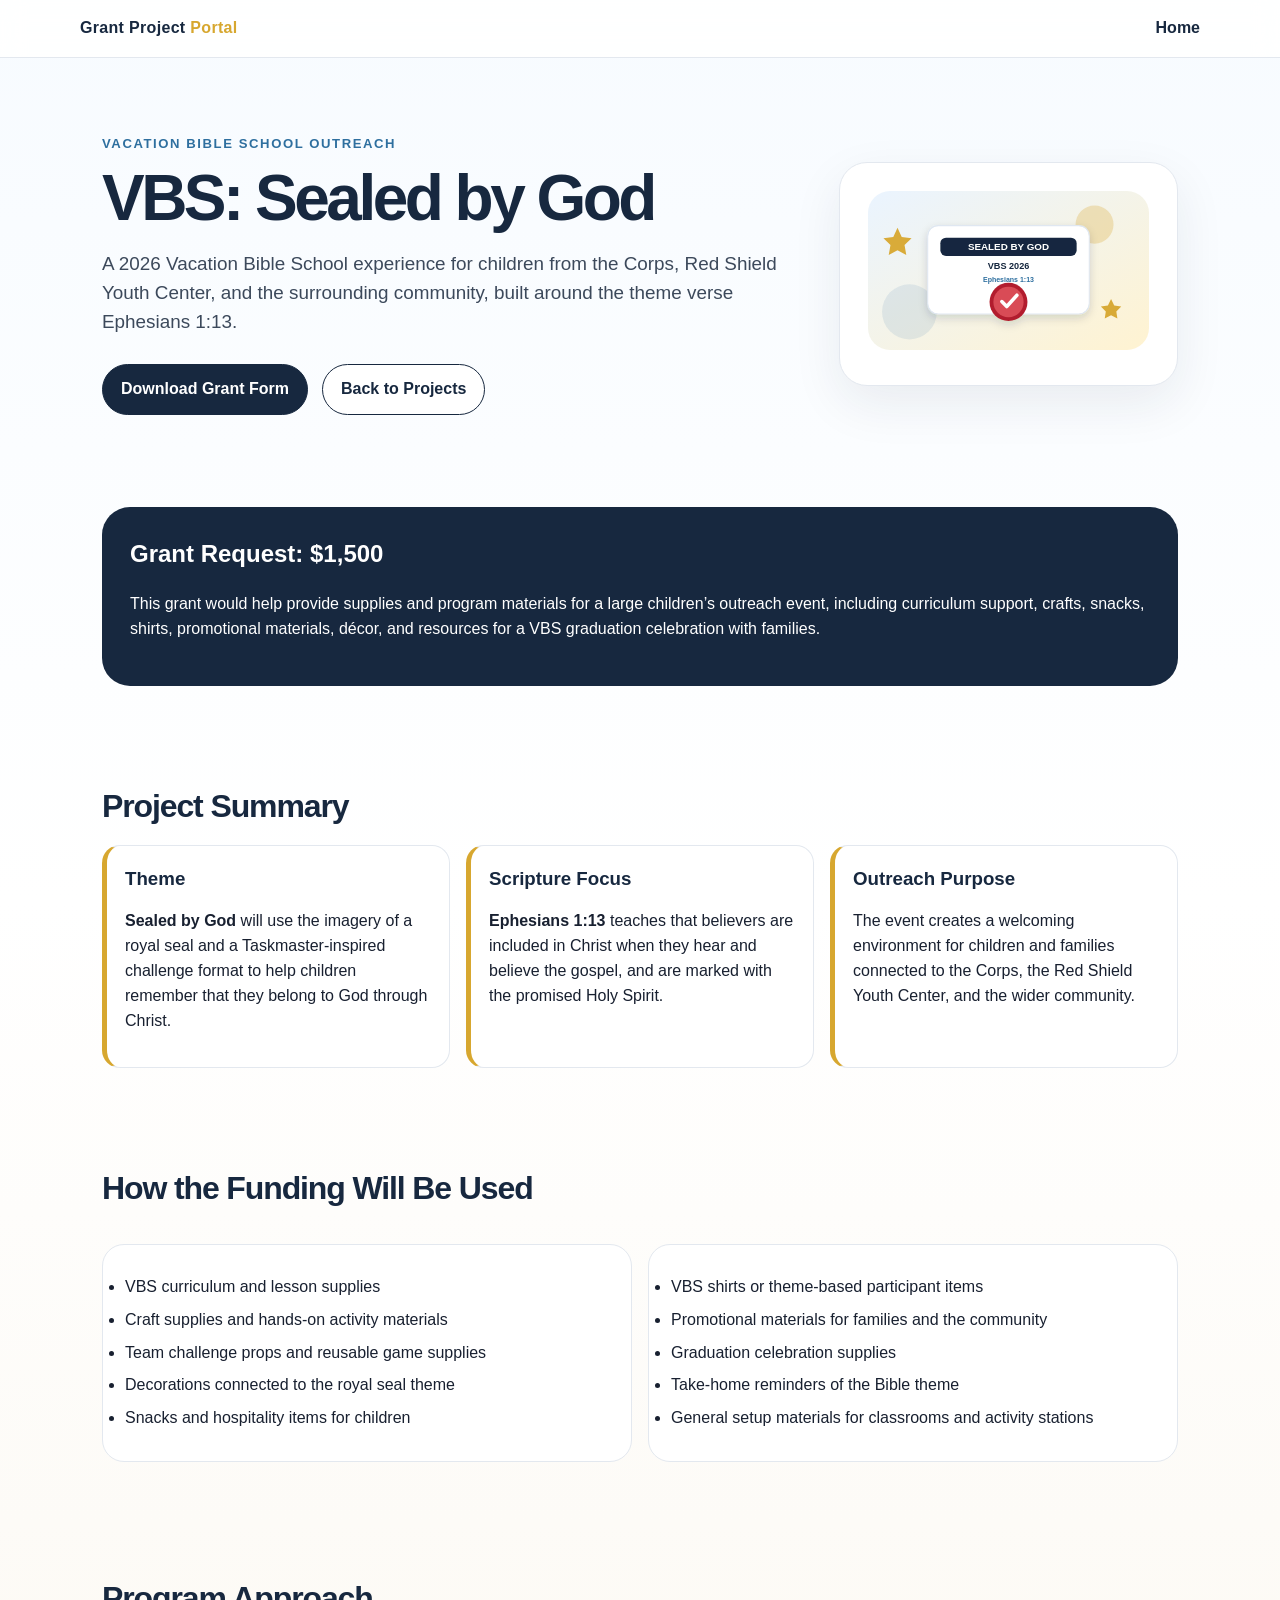
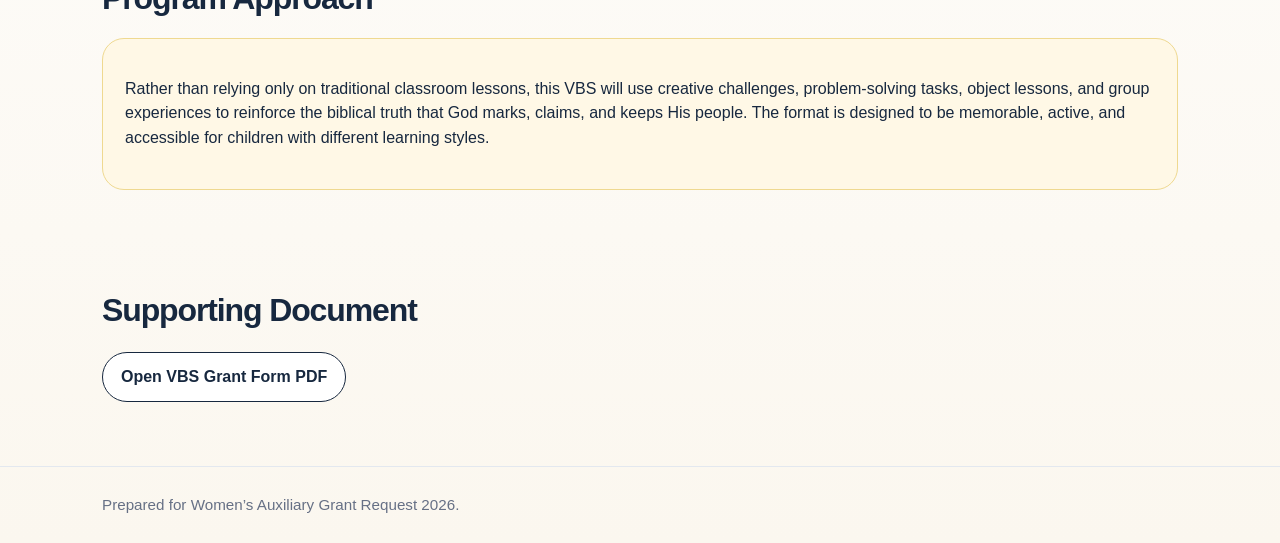
<file: vbs.html>
<!doctype html>
<html lang="en"><head><meta charset="utf-8"><meta name="viewport" content="width=device-width,initial-scale=1">
<title>VBS: Sealed by God | Women’s Auxiliary Grant Project</title><link rel="stylesheet" href="styles.css"></head>
<body><header class="site-header"><div class="container nav"><a class="brand" href="index.html">Grant Project <span>Portal</span></a><nav class="nav-links"><a href="index.html">Home</a></nav></div></header>
<main>
<section class="hero"><div class="container hero-grid"><div><div class="eyebrow">Vacation Bible School Outreach</div><h1>VBS: Sealed by God</h1><p class="lead">A 2026 Vacation Bible School experience for children from the Corps, Red Shield Youth Center, and the surrounding community, built around the theme verse Ephesians 1:13.</p><div class="btn-row"><a class="btn" href="docs/VBS-Grant-Form.pdf">Download Grant Form</a><a class="btn secondary" href="index.html">Back to Projects</a></div></div><div class="panel"><img src="assets/vbs-sealed.svg" alt="Sealed by God VBS illustration" style="width:100%;border-radius:22px"></div></div></section>
<section class="section"><div class="container"><div class="notice"><h2>Grant Request: $1,500</h2><p>This grant would help provide supplies and program materials for a large children’s outreach event, including curriculum support, crafts, snacks, shirts, promotional materials, décor, and resources for a VBS graduation celebration with families.</p></div></div></section>
<section class="section"><div class="container"><h2 class="section-title">Project Summary</h2><div class="callout-grid"><div class="callout"><h3>Theme</h3><p><strong>Sealed by God</strong> will use the imagery of a royal seal and a Taskmaster-inspired challenge format to help children remember that they belong to God through Christ.</p></div><div class="callout"><h3>Scripture Focus</h3><p><strong>Ephesians 1:13</strong> teaches that believers are included in Christ when they hear and believe the gospel, and are marked with the promised Holy Spirit.</p></div><div class="callout"><h3>Outreach Purpose</h3><p>The event creates a welcoming environment for children and families connected to the Corps, the Red Shield Youth Center, and the wider community.</p></div></div></div></section>
<section class="section"><div class="container"><h2 class="section-title">How the Funding Will Be Used</h2><div class="mini-grid"><ul class="soft-list"><li>VBS curriculum and lesson supplies</li><li>Craft supplies and hands-on activity materials</li><li>Team challenge props and reusable game supplies</li><li>Decorations connected to the royal seal theme</li><li>Snacks and hospitality items for children</li></ul><ul class="soft-list"><li>VBS shirts or theme-based participant items</li><li>Promotional materials for families and the community</li><li>Graduation celebration supplies</li><li>Take-home reminders of the Bible theme</li><li>General setup materials for classrooms and activity stations</li></ul></div></div></section>
<section class="section"><div class="container"><h2 class="section-title">Program Approach</h2><div class="quote-card"><p>Rather than relying only on traditional classroom lessons, this VBS will use creative challenges, problem-solving tasks, object lessons, and group experiences to reinforce the biblical truth that God marks, claims, and keeps His people. The format is designed to be memorable, active, and accessible for children with different learning styles.</p></div></div></section>
<section class="section"><div class="container"><h2 class="section-title">Supporting Document</h2><p><a class="btn secondary" href="docs/VBS-Grant-Form.pdf">Open VBS Grant Form PDF</a></p></div></section>
</main><footer class="footer"><div class="container">Prepared for Women’s Auxiliary Grant Request 2026.</div></footer></body></html>
</file>
<file: styles.css>
:root{
  --navy:#17283f; --blue:#2e6f9f; --sky:#eaf4ff; --gold:#d7a72f; --cream:#fbf7ef; --ink:#182030; --muted:#667085; --line:#e3e8ef;
}
*{box-sizing:border-box} body{margin:0;font-family:Inter,Segoe UI,Roboto,Arial,sans-serif;color:var(--ink);background:linear-gradient(180deg,#f7fbff 0%,#fff 42%,#fbf7ef 100%);line-height:1.55}
a{color:var(--blue);text-decoration:none} a:hover{text-decoration:underline}
.container{max-width:1120px;margin:0 auto;padding:0 22px}
.site-header{background:rgba(255,255,255,.88);backdrop-filter:blur(12px);border-bottom:1px solid var(--line);position:sticky;top:0;z-index:10}
.nav{display:flex;align-items:center;justify-content:space-between;gap:18px;padding:16px 0}.brand{font-weight:800;letter-spacing:.02em;color:var(--navy)}.brand span{color:var(--gold)}.nav-links{display:flex;gap:18px;flex-wrap:wrap}.nav-links a{font-weight:650;color:var(--navy)}
.hero{padding:76px 0 44px}.eyebrow{color:var(--blue);font-weight:800;text-transform:uppercase;letter-spacing:.12em;font-size:.82rem}.hero-grid{display:grid;grid-template-columns:1.35fr .65fr;gap:32px;align-items:center}.hero h1{font-size:clamp(2.25rem,5vw,4.75rem);line-height:.98;margin:.2em 0;color:var(--navy);letter-spacing:-.055em}.lead{font-size:1.18rem;color:#3c495b;max-width:780px}.panel{background:white;border:1px solid var(--line);border-radius:28px;padding:28px;box-shadow:0 18px 50px rgba(23,40,63,.08)}
.stat{display:flex;justify-content:space-between;padding:14px 0;border-bottom:1px solid var(--line);gap:16px}.stat:last-child{border-bottom:0}.stat b{font-size:1.3rem;color:var(--navy)}
.btn-row{display:flex;gap:14px;flex-wrap:wrap;margin-top:28px}.btn{display:inline-flex;align-items:center;justify-content:center;border-radius:999px;padding:12px 18px;font-weight:800;border:1px solid var(--navy);background:var(--navy);color:white}.btn.secondary{background:white;color:var(--navy)}
.section{padding:48px 0}.section-title{font-size:2rem;color:var(--navy);letter-spacing:-.035em;margin:0 0 14px}.cards{display:grid;grid-template-columns:repeat(3,1fr);gap:18px}.card{background:white;border:1px solid var(--line);border-radius:24px;overflow:hidden;box-shadow:0 12px 34px rgba(23,40,63,.06)}.card-img{width:100%;aspect-ratio:16/9;object-fit:cover;background:var(--sky)}.card-body{padding:18px}.tag{display:inline-block;background:#f3e7c4;color:#6e5010;border-radius:999px;padding:4px 10px;font-size:.8rem;font-weight:800}.card h3{margin:10px 0 6px;color:var(--navy)}.price{font-size:1.3rem;font-weight:900;color:var(--navy)}
.notice{background:var(--navy);color:white;border-radius:28px;padding:28px}.notice h2{margin-top:0}.notice a{color:#fff3be;text-decoration:underline}
.table-wrap{overflow-x:auto;background:white;border:1px solid var(--line);border-radius:22px}table{border-collapse:collapse;width:100%;min-width:780px}th,td{padding:14px 16px;border-bottom:1px solid var(--line);text-align:left}th{background:#f6f9fc;color:var(--navy)}td.num{text-align:right;font-variant-numeric:tabular-nums}.total-row td{font-weight:900;background:#fff8e6;color:var(--navy)}
.callout-grid{display:grid;grid-template-columns:repeat(3,1fr);gap:16px}.callout{background:white;border:1px solid var(--line);border-left:5px solid var(--gold);border-radius:18px;padding:18px}.callout h3{margin:0 0 8px;color:var(--navy)}
.footer{border-top:1px solid var(--line);padding:26px 0;color:var(--muted);font-size:.95rem}
@media(max-width:800px){.hero-grid,.cards,.callout-grid{grid-template-columns:1fr}.nav{align-items:flex-start;flex-direction:column}.hero{padding-top:42px}}
.hero-simple{max-width:900px}.hero-simple h1{font-size:clamp(2.4rem,5.8vw,5rem);line-height:.98;margin:.2em 0;color:var(--navy);letter-spacing:-.055em}.soft-list{background:white;border:1px solid var(--line);border-radius:22px;padding:22px}.soft-list li{margin:8px 0}.mini-grid{display:grid;grid-template-columns:repeat(2,1fr);gap:16px}.quote-card{background:#fff8e6;border:1px solid #efd990;border-radius:22px;padding:22px;color:var(--navy)}
@media(max-width:800px){.mini-grid{grid-template-columns:1fr}}
</file>
